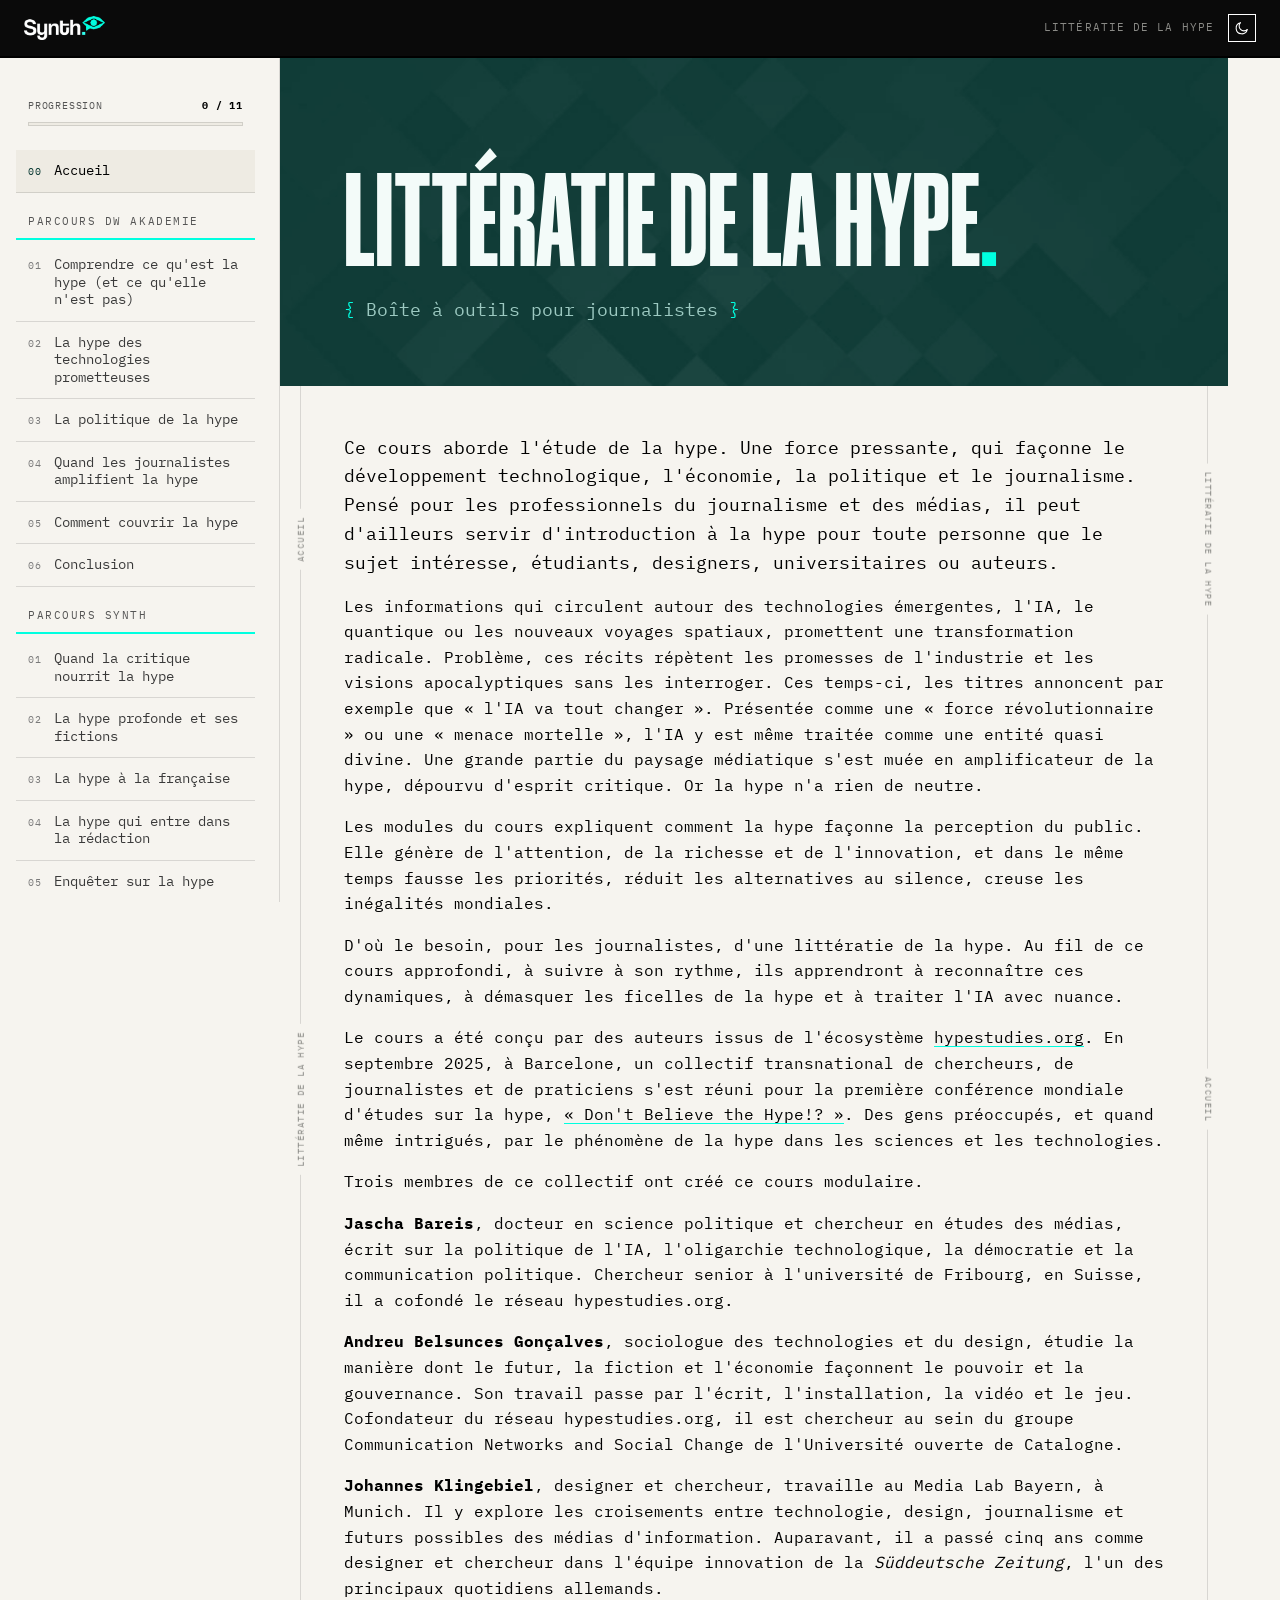
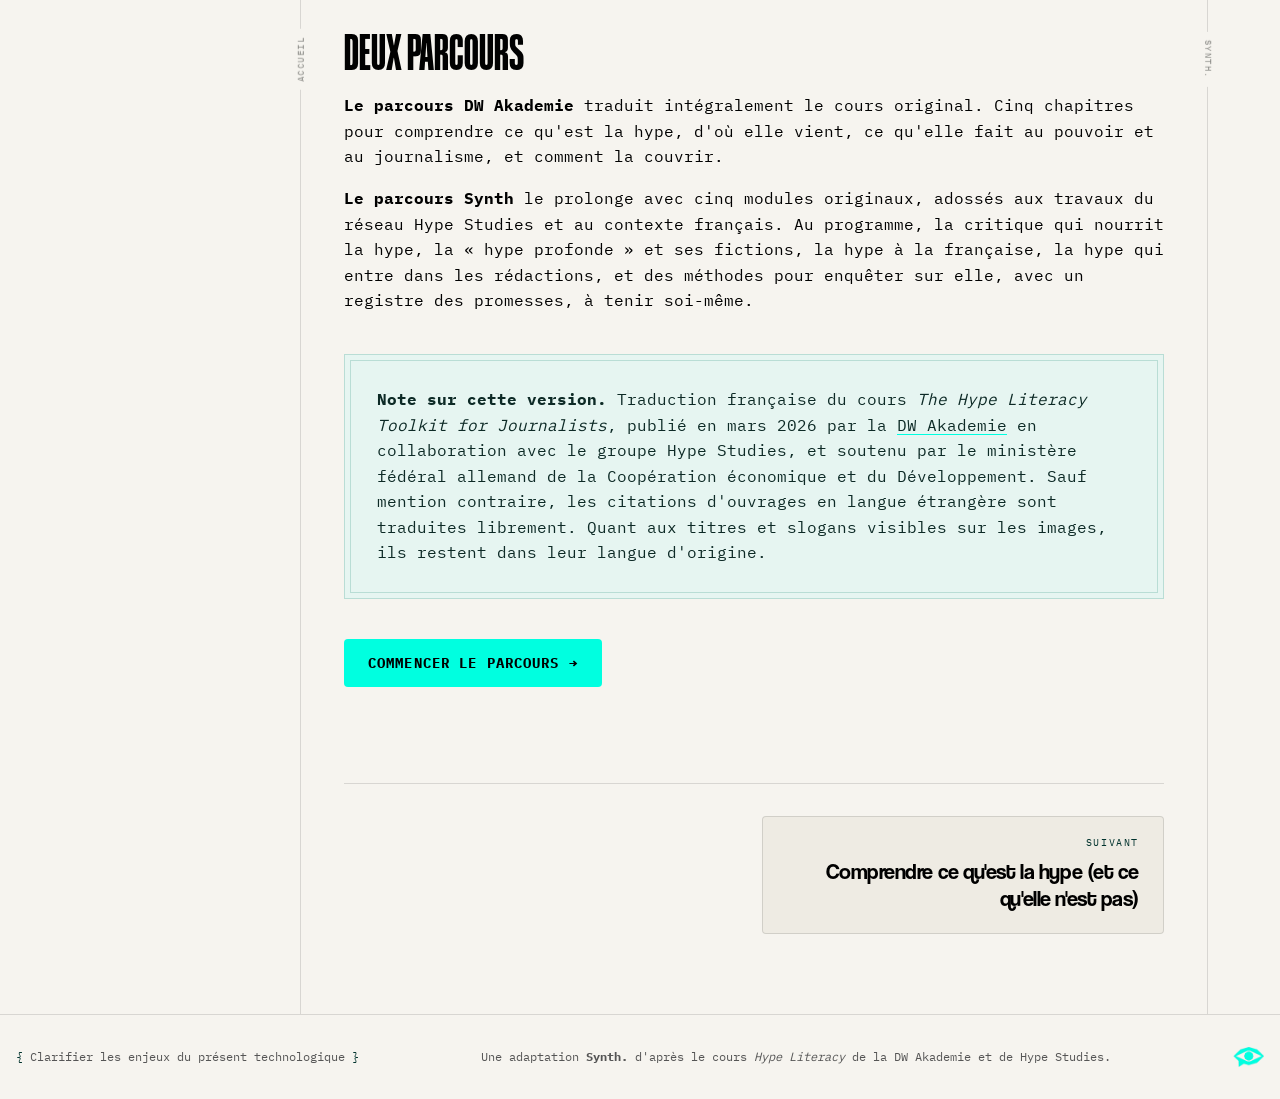
<file: index.html>
<!doctype html>
<html lang="fr">
<head>
  <meta charset="utf-8">
  <meta name="viewport" content="width=device-width, initial-scale=1">
  <title>Littératie de la hype · Synth</title>
  <meta name="description" content="Parcours en français pour couvrir l'intelligence artificielle sans amplifier la hype. Adaptation Synth du cours Hype Literacy de la DW Akademie.">
  <meta name="theme-color" content="#000000">
  <link rel="icon" href="assets/mark-eye-cyan.png" type="image/png">
  <script>
    /* Thème appliqué avant l'affichage, pour éviter un flash (clé partagée par les long formats Synth) */
    try { var t = localStorage.getItem('synth-theme'); if (t === 'light' || t === 'dark') document.documentElement.setAttribute('data-theme', t); } catch (e) {}
  </script>
  <link rel="stylesheet" href="css/synth-header.css">
  <link rel="stylesheet" href="css/style.css">
</head>
<body>
  <a class="skip" href="#contenu">Aller au contenu</a>

  <div class="sh-progress" aria-hidden="true"><div class="sh-progress-fill" id="progressFill"></div></div>

  <header class="sh-site" id="siteHeader">
    <div class="sh-row">
      <div class="sh-left">
        <button class="sh-btn menu-toggle" type="button" aria-controls="sommaire" aria-expanded="false" aria-label="Ouvrir le sommaire">
          <svg width="14" height="14" viewBox="0 0 24 24" fill="none" aria-hidden="true"><path d="M3 6h18M3 12h18M3 18h18" stroke="currentColor" stroke-width="2.2" stroke-linecap="square"/></svg>
        </button>
        <a class="sh-logo" href="https://synthmedia.fr/" target="_blank" rel="noopener">
          <img src="assets/logo-synth-white-cyan.png" alt="Synth." width="81" height="24">
        </a>
      </div>
      <div class="sh-controls">
        <a class="sh-tag" href="#/accueil">Littératie de la hype</a>
        <button class="sh-btn sh-theme show-moon" id="themeToggle" type="button" aria-label="Basculer entre thème clair et sombre">
          <svg class="icon icon-sun" width="16" height="16" viewBox="0 0 24 24" fill="none" aria-hidden="true"><circle cx="12" cy="12" r="4.5" stroke="currentColor" stroke-width="1.6"/><path d="M12 2.5v2.4M12 19.1v2.4M4.2 4.2l1.7 1.7M18.1 18.1l1.7 1.7M2.5 12h2.4M19.1 12h2.4M4.2 19.8l1.7-1.7M18.1 5.9l1.7-1.7" stroke="currentColor" stroke-width="1.6" stroke-linecap="round"/></svg>
          <svg class="icon icon-moon" width="16" height="16" viewBox="0 0 24 24" fill="none" aria-hidden="true"><path d="M20 14.2A8.5 8.5 0 1 1 9.8 4a6.7 6.7 0 0 0 10.2 10.2Z" stroke="currentColor" stroke-width="1.6" stroke-linejoin="round"/></svg>
        </button>
      </div>
    </div>
  </header>

  <div class="layout">
    <nav id="sommaire" class="sidebar" aria-label="Sommaire">
      <div class="course-progress" role="progressbar" aria-label="Progression du parcours" aria-valuemin="0" aria-valuemax="100" aria-valuenow="0">
        <span class="course-progress-label">Progression <b class="course-progress-count">0 / 0</b></span>
        <span class="course-progress-track"><span class="course-progress-bar"></span></span>
      </div>
      <ol class="toc"></ol>
      <button class="reset" type="button">Réinitialiser ma progression</button>
    </nav>

    <main id="contenu" class="content" tabindex="-1">
      <p class="loading">Chargement du parcours…</p>
    </main>
  </div>

  <footer class="footer">
    <p class="footer-tagline">Clarifier les enjeux du présent technologique</p>
    <p>Une adaptation <strong>Synth.</strong> d'après le cours <em>Hype Literacy</em> de la DW Akademie et de Hype Studies.</p>
    <img class="footer-mark" src="assets/mark-eye-cyan.png" alt="" aria-hidden="true">
  </footer>

  <script src="js/vendor/gsap.min.js"></script>
  <script src="js/vendor/Draggable.min.js"></script>
  <script src="js/vendor/ScrollTrigger.min.js"></script>
  <script src="js/synth-header.js"></script>
  <script src="js/markdown.js"></script>
  <script src="js/atelier.js"></script>
  <script src="js/app.js"></script>
</body>
</html>
</file>
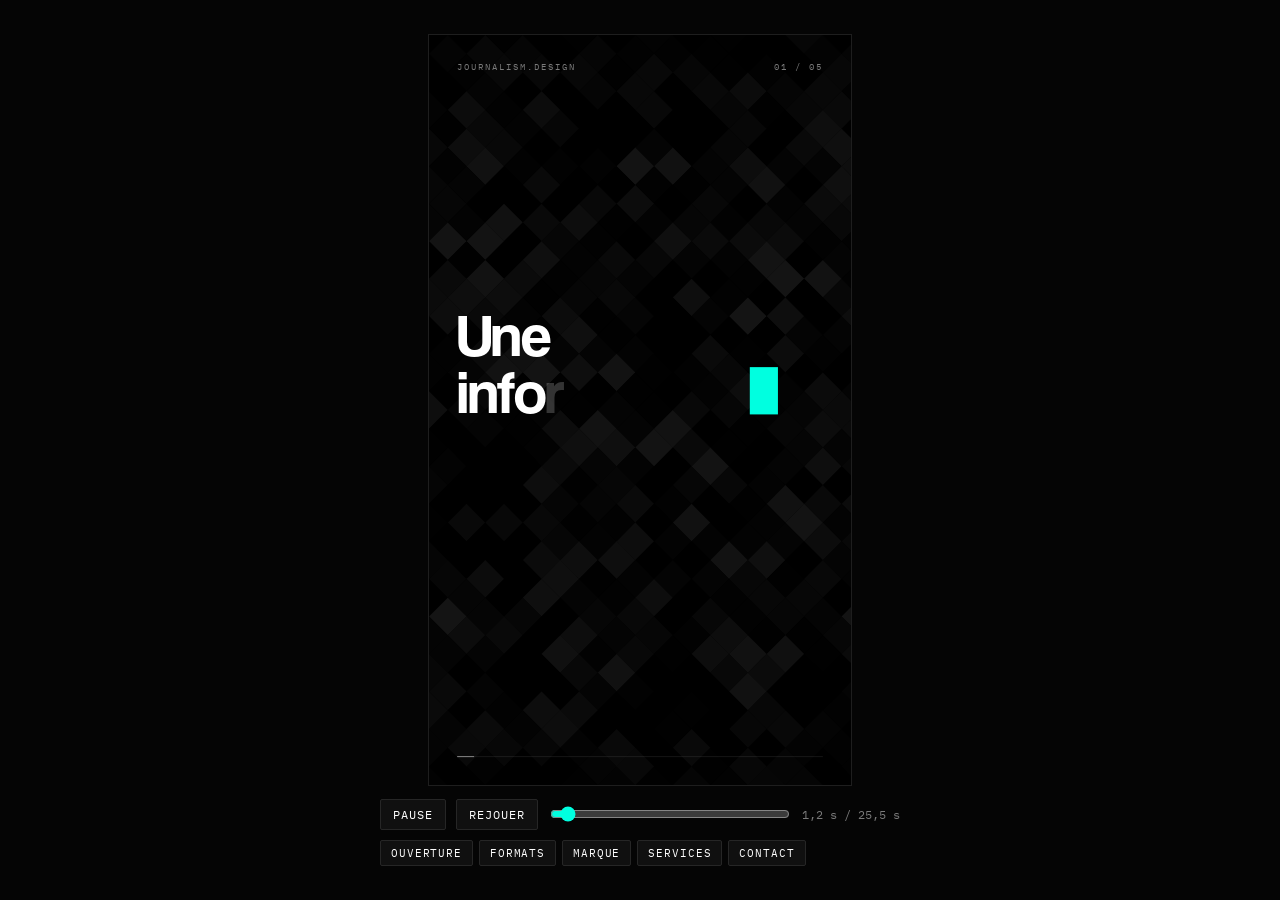
<file: journalism-design-9x16/index.html>
<!doctype html>
<html lang="fr">
<head>
<meta charset="utf-8">
<meta name="viewport" content="width=device-width, initial-scale=1, viewport-fit=cover">
<title>journalism.design en 9:16</title>
<link rel="stylesheet" href="style.css">
</head>
<body>
<div class="viewer">
  <div class="frame" id="frame" role="img" aria-label="Animation de présentation de journalism.design">
    <div class="stage" id="stage"><!-- rempli par main.js à partir de CONTENT --></div>
  </div>

  <div class="controls" aria-label="Contrôles de lecture">
    <div class="controls-row">
      <button type="button" id="play" aria-pressed="true">Pause</button>
      <button type="button" id="restart">Rejouer</button>
      <input type="range" id="scrub" min="0" max="1" step="0.001" value="0" aria-label="Position dans l'animation">
      <span id="time">0,0 s</span>
    </div>
    <div class="chapters" id="chapters"></div>
  </div>
</div>

<script src="https://cdnjs.cloudflare.com/ajax/libs/gsap/3.13.0/gsap.min.js"></script>
<script src="main.js"></script>
</body>
</html>
</file>
<file: css/synth-header.css>
/*
 * Header Synth — modèle « Zéro Clics » (AI Overviews, la fin du clic).
 * Bandeau sombre fixe qui ne suit JAMAIS le thème, logo officiel Synth. (blanc + cyan),
 * étiquette de rubrique, bascule clair/sombre carrée, barre de lecture cyan en haut.
 * Comportement (js/synth-header.js) : fond flouté dès 8 px de défilement,
 * masqué en descendant au-delà de 140 px, réapparaît en remontant.
 *
 * Variables à régler par projet :
 *   --sh-row-w   largeur de la ligne du header = largeur du contenu de la page
 */

:root {
  --sh-mast: #0a0a0a;      /* constante de marque : identique en clair et en sombre */
  --sh-mast-ink: #ffffff;
  --sh-cyan: #00ffe0;
  --sh-tag: #8a8a86;
  --sh-height: 56px;
  --sh-row-w: 700px;
}

/* ---------- barre de lecture ---------- */
.sh-progress {
  position: fixed; top: 0; left: 0; z-index: 60;
  width: 100%; height: 3px;
  background: transparent; pointer-events: none;
}
.sh-progress-fill { height: 100%; width: 0%; background: var(--sh-cyan); }

/* ---------- bandeau ---------- */
header.sh-site {
  position: sticky; top: 0; z-index: 50;
  background: var(--sh-mast);
  border-bottom: 2px solid #000;
  transition: transform .35s ease, background-color .3s ease;
}
header.sh-site.scrolled {
  background: rgba(10, 10, 10, .88);
  backdrop-filter: blur(10px); -webkit-backdrop-filter: blur(10px);
}
header.sh-site.hide { transform: translateY(-100%); }

.sh-row {
  max-width: var(--sh-row-w); margin: 0 auto; padding: 0 24px;
  height: var(--sh-height);
  display: flex; align-items: center; justify-content: space-between; gap: 16px;
}
.sh-left, .sh-controls { display: flex; align-items: center; gap: 14px; min-width: 0; }

/* ---------- logo ---------- */
.sh-logo { display: flex; align-items: center; gap: 7px; text-decoration: none; flex: none; }
.sh-logo img { display: block; height: 24px; width: auto; } /* logo officiel du design system Synth. (version blanc + cyan) */

/* ---------- rubrique ---------- */
.sh-tag {
  font-family: "IBM Plex Mono", ui-monospace, monospace;
  font-size: .68rem; letter-spacing: .1em; text-transform: uppercase;
  color: var(--sh-tag);
  white-space: nowrap; overflow: hidden; text-overflow: ellipsis;
}

/* ---------- boutons carrés (thème, menu) ---------- */
.sh-btn {
  appearance: none; -webkit-appearance: none; margin: 0;
  display: inline-flex; align-items: center; justify-content: center; flex: none;
  width: 28px; height: 28px; padding: 0; border-radius: 0;
  border: 1.5px solid var(--sh-mast-ink);
  background: transparent; color: var(--sh-mast-ink); cursor: pointer;
}
.sh-btn:hover { border-color: var(--sh-cyan); color: var(--sh-cyan); }
.sh-btn:focus-visible { outline: 2px solid var(--sh-cyan); outline-offset: 2px; }
.sh-btn svg { display: block; }
.sh-theme .icon { display: none; }
.sh-theme.show-sun .icon-sun,
.sh-theme.show-moon .icon-moon { display: block; }

@media (max-width: 560px) {
  .sh-row { padding: 0 16px; }
  .sh-tag { max-width: 38vw; }
}
@media (prefers-reduced-motion: reduce) {
  header.sh-site { transition: none; }
}
</file>
<file: css/style.css>
/*
 * Littératie du hype — habillage Synth.
 * Construit sur les jetons du design system « Synth. » (Claude Design), copiés dans css/synth/.
 * Thème : préférence système, ou choix mémorisé (clé « synth-theme ») ; clair via [data-theme="light"].
 */

@import url("synth/fonts.css");
@import url("synth/colors.css");
@import url("synth/typography.css");
@import url("synth/spacing.css");
@import url("synth/effects.css");
@import url("synth/motion.css");

:root {
  --topbar-h: 56px; /* hauteur du header Synth */
  --sidebar-w: 280px;
  color-scheme: dark;
}

/* En clair, le cyan profond (#00C2AB) n'atteint pas 4,5:1 sur blanc pour du petit texte :
   on utilise l'encre cyan pour le texte et on garde le cyan pour les aplats. */
[data-theme="light"] {
  --text-accent: var(--synth-cyan-ink);
  --glass-fill: rgba(255, 255, 255, .8);
  color-scheme: light;
}

/* ---------- Base ---------- */

*, *::before, *::after { box-sizing: border-box; }

html { scroll-padding-top: calc(var(--topbar-h) + var(--space-4)); }

body {
  margin: 0;
  background: var(--surface-page);
  color: var(--text-primary);
  font-family: var(--font-body);
  font-size: var(--text-md);
  line-height: var(--lh-body);
  -webkit-font-smoothing: antialiased;
  overflow-x: hidden;
}

h1, h2, h3, h4 {
  font-family: var(--font-display);
  font-weight: var(--weight-regular);
  letter-spacing: var(--track-display);
  line-height: var(--lh-display-loose);
  text-wrap: balance;
}
h1 { font-size: clamp(var(--display-md), 6vw, var(--display-lg)); margin: 0 0 var(--space-8); }
h2 { font-size: clamp(26px, 3.4vw, var(--display-sm)); margin: var(--space-16) 0 var(--space-4); }
h3 { font-size: var(--text-xl); margin: var(--space-10) 0 var(--space-3); }

p { margin: 0 0 var(--space-4); }

a {
  color: inherit;
  text-decoration: underline;
  text-decoration-color: var(--border-accent);
  text-underline-offset: 3px;
  transition: var(--transition-control);
}
a:hover { color: var(--text-accent); }

strong { font-weight: var(--weight-bold); }
em { font-style: italic; }

code {
  font-family: var(--font-mono);
  font-size: .92em;
  background: var(--surface-card);
  border: var(--border-w) solid var(--border-hairline);
  padding: .05em .35em;
  border-radius: var(--radius-1);
}

blockquote {
  margin: var(--space-12) 0;
  padding: 0;
  font-family: var(--font-display);
  font-size: clamp(22px, 2.6vw, 28px);
  line-height: var(--lh-tight);
  letter-spacing: var(--track-display);
}
blockquote p { margin: 0 0 var(--space-3); }
blockquote p::before { content: "{ "; color: var(--text-accent); font-family: var(--font-mono); }
blockquote p::after { content: " }"; color: var(--text-accent); font-family: var(--font-mono); }

ul, ol { padding-left: var(--space-6); margin: 0 0 var(--space-4); }
li { margin: var(--space-2) 0; }
ul > li::marker { content: "— "; color: var(--text-accent); }
ol > li::marker { color: var(--text-accent); font-weight: var(--weight-bold); }

:focus-visible { outline: none; box-shadow: var(--focus-ring); }

.sr-only, .skip:not(:focus) {
  position: absolute; width: 1px; height: 1px; overflow: hidden; clip: rect(0 0 0 0); white-space: nowrap;
}
.skip:focus {
  position: fixed; top: var(--space-2); left: var(--space-2); z-index: 100;
  background: var(--surface-accent); color: var(--text-on-accent);
  padding: var(--space-2) var(--space-4); text-decoration: none;
}

button { font: inherit; color: inherit; cursor: pointer; }

/* ---------- Header : voir css/synth-header.css (modèle Zéro Clics) ---------- */

:root { --sh-row-w: var(--layout-max); }
.sh-tag { text-decoration: none; }
.sh-tag:hover { color: var(--sh-mast-ink); }
.menu-toggle { display: none; }

/* ---------- Progression du parcours (dans le sommaire) ---------- */

.course-progress { display: block; margin: 0 0 var(--space-6); padding: 0 var(--space-3); }
.course-progress-label {
  display: flex; justify-content: space-between;
  font-size: var(--text-xxs); letter-spacing: var(--track-label); text-transform: uppercase;
  color: var(--text-muted);
}
.course-progress-label b { color: var(--text-primary); font-weight: var(--weight-bold); }
.course-progress-track {
  display: block; height: 4px; margin-top: var(--space-2);
  background: var(--surface-card); border: var(--border-w) solid var(--border-hairline);
}
.course-progress-bar {
  display: block; height: 100%; width: 0;
  background: var(--surface-accent);
  transition: width var(--dur-slow) var(--ease-out);
}

/* ---------- Mise en page ---------- */

.layout {
  display: grid;
  grid-template-columns: var(--sidebar-w) minmax(0, 1fr);
  max-width: var(--layout-max);
  margin: 0 auto;
}

.sidebar {
  position: sticky; top: var(--topbar-h);
  align-self: start;
  height: calc(100vh - var(--topbar-h));
  overflow-y: auto;
  padding: var(--space-10) var(--space-6) var(--space-8) var(--space-4);
  border-right: var(--border-w) solid var(--border-hairline);
}

.toc { list-style: none; margin: 0; padding: 0; counter-reset: toc -1; }
.toc li { margin: 0; counter-increment: toc; }
.toc li::marker { content: none; }
.toc a {
  display: flex; align-items: baseline; gap: var(--space-3);
  padding: var(--space-3) var(--space-3);
  text-decoration: none;
  font-size: var(--text-sm); line-height: var(--lh-tight);
  color: var(--text-secondary);
  border: var(--border-w) solid transparent; border-radius: var(--radius-2);
  transition: var(--transition-control);
}
.toc a::before {
  content: counter(toc, decimal-leading-zero);
  flex: none; font-size: var(--text-xxs); letter-spacing: var(--track-label);
  color: var(--text-faint);
}
.toc a:hover { color: var(--text-primary); background: var(--white-a06); }
[data-theme="light"] .toc a:hover { background: var(--surface-card); }
.toc .is-read a::before { color: var(--text-accent); }
.toc .is-read a::after { content: "✓"; margin-left: auto; color: var(--text-accent); font-size: var(--text-xs); }
.toc .is-current a {
  color: var(--text-primary);
  background: var(--surface-card);
  border-color: var(--border-strong);
}

.reset {
  margin-top: var(--space-8); padding: 0; border: 0; background: none;
  font-size: var(--text-xxs); letter-spacing: var(--track-label); text-transform: uppercase;
  color: var(--text-muted);
}
.reset:hover { color: var(--text-accent); }

.content {
  padding: var(--space-16) clamp(var(--space-4), 5vw, var(--space-16)) var(--space-20);
  max-width: calc(var(--layout-prose) + 2 * var(--space-16) + 160px);
  outline: none;
}
.content:focus-visible { box-shadow: none; }

.loading, .error { color: var(--text-muted); }

/* Surtitre « MODULE 0X » ajouté par le script */
.eyebrow {
  margin: 0 0 var(--space-4);
  font-size: var(--text-xs); letter-spacing: var(--track-eyebrow); text-transform: uppercase;
  color: var(--text-accent);
}

/* ---------- Accueil ---------- */

.hero {
  position: relative;
  margin: calc(var(--space-16) * -1) calc(clamp(var(--space-4), 5vw, var(--space-16)) * -1) var(--space-12);
  padding: var(--space-24) clamp(var(--space-4), 5vw, var(--space-16)) var(--space-16);
  background: var(--texture-diamond) center / cover no-repeat, var(--black);
  color: var(--white);
  border-bottom: var(--border-w) solid var(--border-hairline);
}
.hero::after { content: ""; position: absolute; inset: 0; background: var(--scrim-bottom); opacity: .7; pointer-events: none; }
.hero > * { position: relative; z-index: 1; }
.hero h1 {
  font-size: clamp(var(--display-md), 9vw, var(--display-xl));
  line-height: var(--lh-display);
  letter-spacing: var(--track-display-tight);
  margin: 0 0 var(--space-6);
}
.hero h1::after { content: "."; color: var(--synth-cyan); }
.hero h2 {
  margin: 0;
  font-family: var(--font-mono); font-size: var(--text-lg); letter-spacing: 0; line-height: var(--lh-tight);
  color: var(--gray-200);
}
.hero h2::before { content: "{ "; color: var(--synth-cyan); }
.hero h2::after { content: " }"; color: var(--synth-cyan); }

.module-accueil > p:first-of-type { font-size: var(--text-lg); line-height: var(--lh-body); }

.cta { margin: var(--space-10) 0 0; }
.button {
  display: inline-flex; align-items: center; gap: var(--space-2);
  height: var(--control-h-lg); padding: 0 var(--space-6);
  background: var(--surface-accent); color: var(--text-on-accent);
  font-family: var(--font-mono); font-size: var(--text-sm); font-weight: var(--weight-bold);
  letter-spacing: var(--track-label); text-transform: uppercase;
  border-radius: var(--radius-2); text-decoration: none;
  transition: var(--transition-control), transform var(--dur-instant) var(--ease-out);
}
.button:hover { color: var(--text-on-accent); background: var(--synth-cyan-bright); box-shadow: 0 0 24px rgba(0, 255, 224, .28); }
.button:active { transform: translateY(1px); }

/* ---------- Pagination ---------- */

.pager {
  display: grid; grid-template-columns: 1fr 1fr; gap: var(--space-4);
  margin-top: var(--space-24); padding-top: var(--space-8);
  border-top: var(--border-w) solid var(--border-hairline);
}
.pager a {
  display: block; padding: var(--space-5) var(--space-6);
  background: var(--surface-card);
  border: var(--border-w) solid var(--border-hairline); border-radius: var(--radius-2);
  text-decoration: none;
  font-family: var(--font-display); font-size: var(--text-xl); letter-spacing: var(--track-display); line-height: var(--lh-tight);
  transition: var(--transition-control);
}
.pager a:hover { color: inherit; background: var(--surface-card-hover); border-color: var(--cyan-a40); }
.pager small {
  display: block; margin-bottom: var(--space-2);
  font-family: var(--font-mono); font-size: var(--text-xxs); letter-spacing: var(--track-eyebrow); text-transform: uppercase;
  color: var(--text-accent);
}
.pager-next { text-align: right; grid-column: 2; }

/* ---------- Cartes à retourner ---------- */

.cards {
  display: grid; grid-template-columns: repeat(auto-fill, minmax(220px, 1fr)); gap: var(--space-3);
  margin: var(--space-10) 0;
}
.card {
  position: relative; min-height: 200px;
  padding: 0; border: 0; background: none; text-align: left;
  perspective: 900px;
  border-radius: var(--radius-2);
}
.card-face {
  position: absolute; inset: 0;
  display: flex; flex-direction: column;
  padding: var(--pad-card);
  border: var(--border-w) solid var(--border-hairline); border-radius: var(--radius-2);
  backface-visibility: hidden;
  transition: transform var(--dur-slow) var(--ease-in-out), border-color var(--dur-fast) var(--ease-out);
}
.card-recto {
  background: var(--surface-card);
  font-family: var(--font-display); font-size: 24px; line-height: var(--lh-tight); letter-spacing: var(--track-display);
}
.card:hover .card-recto { border-color: var(--cyan-a40); background: var(--surface-card-hover); }
.card-recto small {
  margin-top: auto; padding-top: var(--space-4);
  font-family: var(--font-mono); font-size: var(--text-xxs); letter-spacing: var(--track-eyebrow); text-transform: uppercase;
  color: var(--text-accent);
}
.card-recto small::after { content: " ↻"; }
.card-verso {
  background: var(--surface-inset);
  border-color: var(--border-accent);
  font-size: var(--text-sm); line-height: var(--lh-body);
  color: var(--text-secondary);
  transform: rotateY(180deg);
  overflow-y: auto;
}
.card[aria-pressed="true"] .card-recto { transform: rotateY(-180deg); }
.card[aria-pressed="true"] .card-verso { transform: rotateY(0); }

/* ---------- Quiz ---------- */

.quiz {
  margin: var(--space-10) 0; padding: var(--pad-card);
  background: var(--surface-card);
  border: var(--border-w) solid var(--border-hairline); border-radius: var(--radius-2);
}
.quiz legend {
  float: left; width: 100%; padding: 0; margin-bottom: var(--space-5);
  font-family: var(--font-display); font-size: 22px; line-height: var(--lh-tight); letter-spacing: var(--track-display);
}
.tag {
  display: block; width: fit-content; margin-bottom: var(--space-3);
  font-family: var(--font-mono); font-size: var(--text-xxs); font-weight: var(--weight-bold);
  letter-spacing: var(--track-label); text-transform: uppercase;
  padding: 3px var(--space-2); border-radius: var(--radius-1);
  background: var(--surface-accent); color: var(--text-on-accent);
}
.answers { clear: both; display: grid; gap: var(--space-2); }
.answer {
  text-align: left; padding: var(--space-3) var(--space-4);
  font-size: var(--text-sm); line-height: var(--lh-tight);
  background: var(--surface-inset); color: var(--text-primary);
  border: var(--border-w) solid var(--border-strong); border-radius: var(--radius-2);
  transition: var(--transition-control), transform var(--dur-instant) var(--ease-out);
}
.answer:hover { border-color: var(--border-accent); }
.answer:active { transform: translateY(1px); }
.answer.is-right { border: var(--border-w-strong) solid var(--state-success); }
.answer.is-right::before { content: "✓ "; color: var(--state-success); font-weight: var(--weight-bold); }
.answer.is-wrong { border: var(--border-w-strong) solid var(--state-danger); }
.answer.is-wrong::before { content: "✕ "; color: var(--state-danger); font-weight: var(--weight-bold); }
.feedback { margin: var(--space-5) 0 var(--space-2); font-size: var(--text-sm); font-weight: var(--weight-bold); }
.feedback.ok { color: var(--state-success); }
.feedback.ko { color: var(--state-danger); }
.explanation { margin: 0; font-size: var(--text-sm); color: var(--text-secondary); }

[data-theme="light"] .feedback.ok,
[data-theme="light"] .answer.is-right::before { color: #157347; }
[data-theme="light"] .answer.is-right { border-color: #157347; }
[data-theme="light"] .feedback.ko,
[data-theme="light"] .answer.is-wrong::before { color: #b42318; }
[data-theme="light"] .answer.is-wrong { border-color: #b42318; }

/* ---------- Hype-o-mètre ---------- */

.hypemetre { display: grid; gap: var(--space-3); margin: var(--space-10) 0; }
.hm-item {
  padding: var(--pad-card);
  background: var(--surface-card);
  border: var(--border-w) solid var(--border-hairline); border-radius: var(--radius-2);
}
.hm-title {
  margin: 0 0 var(--space-5);
  font-family: var(--font-display); font-size: 22px; line-height: var(--lh-tight); letter-spacing: var(--track-display);
}
.hm-scale { display: grid; grid-template-columns: repeat(4, 1fr); gap: var(--space-1); }
.hm-btn {
  display: flex; flex-direction: column; align-items: center; gap: 2px;
  padding: var(--space-2) var(--space-1);
  background: var(--surface-inset);
  border: var(--border-w) solid var(--border-strong); border-radius: var(--radius-2);
  transition: var(--transition-control), transform var(--dur-instant) var(--ease-out);
}
.hm-btn:hover { border-color: var(--border-accent); }
.hm-btn:active { transform: translateY(1px); }
.hm-num { font-family: var(--font-display); font-size: 26px; line-height: 1; }
/* Intensité croissante : la jauge se remplit de cyan, du vide au plein */
.hm-btn:nth-child(2) .hm-num { color: var(--text-secondary); }
.hm-btn:nth-child(3) .hm-num { color: var(--text-accent); opacity: .7; }
.hm-btn:nth-child(4) .hm-num { color: var(--text-accent); }
.hm-label {
  font-size: var(--text-xxs); letter-spacing: var(--track-label); text-transform: uppercase;
  color: var(--text-muted);
}
.hm-btn.is-chosen { border: var(--border-w-strong) solid var(--text-primary); }
.hm-btn.is-expected { background: var(--surface-accent); border-color: var(--surface-accent); }
.hm-btn.is-expected .hm-num,
.hm-btn.is-expected .hm-label { color: var(--text-on-accent); opacity: 1; }
.hm-result {
  margin-top: var(--space-5); padding-top: var(--space-4);
  border-top: var(--border-w) solid var(--border-hairline);
  font-size: var(--text-sm); color: var(--text-secondary);
}
.hm-result p { margin: 0 0 var(--space-1); }
.hm-verdict {
  font-size: var(--text-xs); font-weight: var(--weight-bold);
  letter-spacing: var(--track-label); text-transform: uppercase;
  color: var(--text-accent);
}

/* ---------- Check-list ---------- */

.checklist { list-style: none; padding: 0; margin: var(--space-6) 0; border-top: var(--border-w) solid var(--border-hairline); }
.checklist li { margin: 0; border-bottom: var(--border-w) solid var(--border-hairline); }
.checklist li::marker { content: none; }
.checklist label {
  display: flex; gap: var(--space-4); align-items: flex-start;
  padding: var(--space-4) var(--space-1);
  font-size: var(--text-sm); line-height: var(--lh-body);
  cursor: pointer;
}
.checklist input {
  flex: none; appearance: none; margin: 3px 0 0;
  width: 18px; height: 18px;
  background: var(--surface-inset);
  border: var(--border-w-strong) solid var(--border-strong);
  display: grid; place-content: center; cursor: pointer;
  transition: var(--transition-control);
}
.checklist label:hover input { border-color: var(--gray-500); }
.checklist input::after {
  content: ""; width: 10px; height: 10px; background: var(--black);
  opacity: 0; transition: opacity var(--dur-fast) var(--ease-out);
}
.checklist input:checked { background: var(--surface-accent); border-color: var(--surface-accent); }
.checklist input:checked::after { opacity: 1; }
.checklist input:checked + span { color: var(--text-muted); }

/* ---------- Pied de page ---------- */

.footer {
  display: flex; flex-wrap: wrap; align-items: center; justify-content: space-between; gap: var(--space-4);
  padding: var(--space-8) var(--space-4);
  border-top: var(--border-w) solid var(--border-hairline);
  font-size: var(--text-xs); color: var(--text-muted);
}
.footer p { margin: 0; }
.footer-tagline::before { content: "{ "; color: var(--text-accent); }
.footer-tagline::after { content: " }"; color: var(--text-accent); }
.footer-mark { height: 20px; width: auto; display: block; }

/* ---------- Mobile ---------- */

@media (max-width: 860px) {
  .menu-toggle { display: inline-flex; }
  .layout { grid-template-columns: minmax(0, 1fr); }
  .sidebar {
    position: fixed; z-index: 15; top: var(--topbar-h); left: 0; bottom: 0;
    width: min(85vw, var(--sidebar-w)); height: auto;
    background: var(--surface-raised);
    border-right: var(--border-w) solid var(--border-strong);
    transform: translateX(-100%);
    transition: transform var(--dur-base) var(--ease-out);
    box-shadow: var(--shadow-lift);
  }
  .sidebar.is-open { transform: translateX(0); }
  .content { padding: var(--space-10) var(--space-4) var(--space-16); }
  .hero { margin: calc(var(--space-10) * -1) calc(var(--space-4) * -1) var(--space-10); padding: var(--space-16) var(--space-4) var(--space-10); }
  .pager { grid-template-columns: minmax(0, 1fr); }
  .pager-next { grid-column: 1; }
  .hm-label { font-size: 9px; letter-spacing: 0; }
}

@media (prefers-reduced-motion: reduce) {
  *, *::before, *::after { transition: none !important; animation: none !important; }
}

/* =====================================================================
   Composants du cours (blocs issus de la version DW Akademie)
   ===================================================================== */

/* ---------- Séparateur numéroté ---------- */

.section-num {
  display: flex; align-items: center; gap: var(--space-4);
  margin: var(--space-20) 0 var(--space-6);
}
.section-num::before, .section-num::after {
  content: ""; flex: 1; height: var(--border-w); background: var(--border-hairline);
}
.section-num span {
  font-family: var(--font-mono); font-size: var(--text-xs); font-weight: var(--weight-bold);
  letter-spacing: var(--track-eyebrow);
  color: var(--text-accent);
  padding: var(--space-1) var(--space-3);
  border: var(--border-w) solid var(--cyan-a40); border-radius: var(--radius-1);
}
.section-num + h2 { margin-top: var(--space-6); }

/* ---------- Tableaux ---------- */

.table-wrap {
  margin: var(--space-8) 0;
  overflow-x: auto;
  border: var(--border-w) solid var(--border-hairline); border-radius: var(--radius-2);
}
.table-wrap table { width: 100%; min-width: 560px; border-collapse: collapse; font-size: var(--text-sm); line-height: var(--lh-tight); }
.table-wrap th, .table-wrap td {
  text-align: left; vertical-align: top;
  padding: var(--space-3) var(--space-4);
  border-bottom: var(--border-w) solid var(--border-hairline);
}
.table-wrap thead th {
  font-size: var(--text-xxs); letter-spacing: var(--track-label); text-transform: uppercase;
  color: var(--text-on-accent); background: var(--surface-accent);
}
.table-wrap thead th strong { font-weight: var(--weight-bold); }
.table-wrap .row-group th {
  font-size: var(--text-xs); letter-spacing: var(--track-label); text-transform: uppercase;
  color: var(--text-accent); background: var(--surface-inset);
}
.table-wrap tbody tr:last-child td { border-bottom: 0; }
.table-wrap td:first-child { width: 30%; }
.table-wrap td { color: var(--text-secondary); }
.table-wrap td strong { color: var(--text-primary); }

/* ---------- Encadré ---------- */

.note {
  margin: var(--space-10) 0;
  padding: var(--pad-card);
  background: var(--surface-card);
  border: var(--border-w) solid var(--cyan-a40); border-radius: var(--radius-2);
  font-size: var(--text-md);
}
.note > :last-child { margin-bottom: 0; }

/* ---------- Figures, galerie, carrousel ---------- */

.figure { margin: var(--space-8) 0; }
.figure img {
  display: block; width: 100%; height: auto;
  border: var(--border-w) solid var(--border-hairline); border-radius: var(--radius-2);
  background: var(--surface-inset);
}
.figure-zoom { display: block; }
.figure-zoom:hover img { border-color: var(--cyan-a40); }
.figure figcaption {
  margin-top: var(--space-3);
  font-size: var(--text-xs); line-height: var(--lh-body);
  color: var(--text-muted);
  overflow-wrap: anywhere;
}
.figure figcaption strong { color: var(--text-secondary); }

.gallery {
  display: grid; grid-template-columns: repeat(auto-fill, minmax(200px, 1fr)); gap: var(--space-4);
  margin: var(--space-8) 0;
}
.gallery .figure { margin: 0; }

.carousel { margin: var(--space-8) 0; }
.carousel .figure { margin: 0; }
.carousel-nav {
  display: flex; align-items: center; justify-content: center; gap: var(--space-4);
  margin-top: var(--space-4);
}
.carousel-nav button {
  width: var(--control-h-md); height: var(--control-h-md);
  background: transparent; color: var(--text-primary);
  border: var(--border-w) solid var(--border-strong); border-radius: var(--radius-2);
  transition: var(--transition-control);
}
.carousel-nav button:hover { border-color: var(--border-accent); color: var(--text-accent); }
.carousel-count { font-size: var(--text-xs); letter-spacing: var(--track-label); color: var(--text-muted); min-width: 5ch; text-align: center; }

/* ---------- Vidéo ---------- */

.video { margin: var(--space-8) 0; }
.video-play, .video iframe {
  display: block; width: 100%; aspect-ratio: 16 / 9; border: 0;
  border-radius: var(--radius-2);
}
.video-play {
  display: flex; flex-direction: column; align-items: center; justify-content: center; gap: var(--space-3);
  padding: var(--space-6);
  background: var(--texture-diamond) center / cover, var(--black);
  color: var(--white);
  border: var(--border-w) solid var(--border-hairline);
  text-align: center;
  transition: var(--transition-control);
}
.video-play:hover { border-color: var(--synth-cyan); box-shadow: var(--glow-cyan); }
.video-icon {
  display: grid; place-content: center;
  width: 64px; height: 64px; padding-left: 4px;
  background: var(--synth-cyan); color: var(--black);
  border-radius: var(--radius-2); font-size: 22px;
}
.video-title { font-family: var(--font-display); font-size: 22px; line-height: var(--lh-tight); max-width: 36ch; }
.video-hint { font-size: var(--text-xxs); letter-spacing: var(--track-label); text-transform: uppercase; color: var(--gray-300); }
.video figcaption { margin-top: var(--space-2); font-size: var(--text-xs); color: var(--text-muted); }

/* ---------- Citation ---------- */

.citation {
  display: grid; grid-template-columns: 96px minmax(0, 1fr); gap: var(--space-2) var(--space-6);
  margin: var(--space-12) 0;
  padding: var(--pad-card);
  background: var(--surface-card);
  border: var(--border-w) solid var(--border-hairline); border-radius: var(--radius-2);
}
.citation-portrait {
  grid-row: span 2;
  width: 96px; height: 96px; object-fit: cover;
  border-radius: var(--radius-2);
  filter: grayscale(1);
}
.citation-text { margin: 0; font-size: 20px; }
.citation-text p::before, .citation-text p::after { content: none; }
.citation figcaption {
  font-size: var(--text-xs); letter-spacing: var(--track-label); text-transform: uppercase;
  color: var(--text-accent);
}

/* ---------- Accordéon ---------- */

.accordion { margin: var(--space-8) 0; border-top: var(--border-w) solid var(--border-hairline); }
.accordion details { border-bottom: var(--border-w) solid var(--border-hairline); }
.accordion summary {
  display: flex; align-items: center; justify-content: space-between; gap: var(--space-4);
  padding: var(--space-5) var(--space-1);
  font-family: var(--font-display); font-size: 22px; letter-spacing: var(--track-display);
  cursor: pointer; list-style: none;
}
.accordion summary::-webkit-details-marker { display: none; }
.accordion summary::after {
  content: "+"; flex: none;
  font-family: var(--font-mono); font-size: var(--text-lg); color: var(--text-accent);
  transition: transform var(--dur-fast) var(--ease-out);
}
.accordion details[open] summary::after { transform: rotate(45deg); }
.accordion summary:hover { color: var(--text-accent); }
.accordion-body { padding: 0 var(--space-1) var(--space-6); font-size: var(--text-sm); color: var(--text-secondary); }
.accordion-body strong { color: var(--text-primary); }

/* ---------- Exercice de tri ---------- */

.sorting {
  margin: var(--space-8) 0; padding: var(--pad-card);
  background: var(--surface-card);
  border: var(--border-w) solid var(--border-hairline); border-radius: var(--radius-2);
}
.sorting-help { font-size: var(--text-sm); color: var(--text-secondary); }
.sorting-pool, .sorting-drop { display: flex; flex-wrap: wrap; gap: var(--space-2); }
.sorting-pool { margin-bottom: var(--space-6); min-height: var(--control-h-sm); }
.sorting-item {
  padding: var(--space-2) var(--space-3);
  font-family: var(--font-mono); font-size: var(--text-xs);
  background: var(--surface-inset); color: var(--text-primary);
  border: var(--border-w) solid var(--border-strong); border-radius: var(--radius-2);
  transition: var(--transition-control);
}
.sorting-item:hover:not(:disabled) { border-color: var(--border-accent); }
.sorting-item[aria-pressed="true"] { background: var(--surface-accent); color: var(--text-on-accent); border-color: var(--surface-accent); }
.sorting-item.is-sorted { opacity: 1; cursor: default; border-color: var(--cyan-a40); color: var(--text-secondary); }
.sorting-item.is-wrong { animation: sorting-shake .3s var(--ease-out); border-color: var(--state-danger); }
@keyframes sorting-shake { 25% { transform: translateX(-4px); } 75% { transform: translateX(4px); } }
.sorting-piles { display: grid; grid-template-columns: repeat(auto-fit, minmax(180px, 1fr)); gap: var(--space-3); }
.sorting-pile {
  display: flex; flex-direction: column; gap: var(--space-3);
  padding: var(--space-3);
  background: var(--surface-inset);
  border: var(--border-w) dashed var(--border-strong); border-radius: var(--radius-2);
}
.sorting-target {
  padding: var(--space-3);
  font-family: var(--font-mono); font-size: var(--text-xs); font-weight: var(--weight-bold);
  letter-spacing: var(--track-label); text-transform: uppercase;
  background: transparent; color: var(--text-primary);
  border: var(--border-w) solid var(--border-strong); border-radius: var(--radius-2);
  transition: var(--transition-control);
}
.sorting-target:hover { border-color: var(--border-accent); color: var(--text-accent); }
.sorting-feedback { min-height: 1.6em; margin: var(--space-4) 0 var(--space-2); font-size: var(--text-sm); font-weight: var(--weight-bold); }
.sorting-feedback.ok { color: var(--state-success); }
.sorting-feedback.ko { color: var(--state-danger); }
.sorting-reset {
  padding: 0; border: 0; background: none;
  font-size: var(--text-xxs); letter-spacing: var(--track-label); text-transform: uppercase;
  color: var(--text-muted); text-decoration: underline;
}
[data-theme="light"] .sorting-feedback.ok { color: #157347; }
[data-theme="light"] .sorting-feedback.ko { color: #b42318; }

/* ---------- Image annotée ---------- */

.labeled { margin: var(--space-8) 0; }
.labeled-stage { position: relative; }
.labeled-stage img {
  display: block; width: 100%; height: auto;
  border: var(--border-w) solid var(--border-hairline); border-radius: var(--radius-2);
}
.labeled-pin {
  position: absolute; transform: translate(-50%, -50%);
  width: 34px; height: 34px;
  font-family: var(--font-mono); font-size: var(--text-sm); font-weight: var(--weight-bold);
  background: var(--synth-cyan); color: var(--black);
  border: 2px solid var(--black); border-radius: var(--radius-2);
  box-shadow: 0 0 0 4px var(--cyan-a24);
  transition: var(--transition-control), transform var(--dur-instant) var(--ease-out);
}
.labeled-pin:hover { background: var(--synth-cyan-bright); box-shadow: var(--glow-cyan-strong); }
.labeled-pin.is-seen { background: var(--black); color: var(--synth-cyan); border-color: var(--synth-cyan); }
.labeled-pin[aria-pressed="true"] { background: var(--white); color: var(--black); border-color: var(--synth-cyan); }
.labeled-panels {
  margin-top: var(--space-4); padding: var(--pad-card);
  background: var(--surface-card);
  border: var(--border-w) solid var(--border-hairline); border-radius: var(--radius-2);
  font-size: var(--text-sm); color: var(--text-secondary);
}
.labeled-panel p, .labeled-empty { margin: 0 0 var(--space-2); }
.labeled-num { font-size: var(--text-xxs); letter-spacing: var(--track-eyebrow); text-transform: uppercase; color: var(--text-accent); }
.labeled-title { font-family: var(--font-display); font-size: 22px; line-height: var(--lh-tight); color: var(--text-primary); }

@media (max-width: 860px) {
  .citation { grid-template-columns: minmax(0, 1fr); }
  .citation-portrait { grid-row: auto; width: 64px; height: 64px; }
  .labeled-pin { width: 26px; height: 26px; font-size: var(--text-xs); }
}

/* Longues URL des références et légendes : coupure autorisée */
.content p, .content li { overflow-wrap: anywhere; }

/* =====================================================================
   Quiz en conversation
   ===================================================================== */

.chat {
  margin: var(--space-8) 0 var(--space-12);
  background: var(--surface-inset);
  border: var(--border-w) solid var(--border-strong); border-radius: var(--radius-2);
  overflow: hidden;
}
.chat-head {
  display: flex; align-items: center; gap: var(--space-3);
  padding: var(--space-3) var(--space-4);
  background: #0a0a0a; color: #fff;        /* même bandeau que le header Synth */
  border-bottom: 2px solid #000;
}
.chat-avatar {
  display: grid; place-content: center; flex: none;
  width: 32px; height: 32px;
  border: 1.5px solid var(--synth-cyan);
}
.chat-name {
  display: flex; flex-direction: column; line-height: 1.2;
  font-family: var(--font-display); font-weight: var(--weight-regular); font-size: 17px; letter-spacing: var(--track-display);
}
.chat-name small {
  font-family: var(--font-mono); font-weight: 400; font-size: var(--text-xxs);
  letter-spacing: var(--track-label); text-transform: uppercase; color: #8a8a86;
}
.chat-score {
  margin-left: auto;
  font-family: var(--font-mono); font-size: var(--text-xs); font-weight: var(--weight-bold);
  color: var(--synth-cyan); letter-spacing: var(--track-label);
}

.chat-log {
  display: flex; flex-direction: column; gap: var(--space-3);
  min-height: 220px; max-height: 520px; overflow-y: auto;
  padding: var(--space-5) var(--space-4);
  scroll-behavior: smooth;
}
.chat-row { display: flex; flex-direction: column; max-width: 86%; animation: chat-in var(--dur-base) var(--ease-out); }
.chat-bot { align-self: flex-start; align-items: flex-start; }
.chat-me { align-self: flex-end; align-items: flex-end; }
@keyframes chat-in { from { opacity: 0; transform: translateY(6px); } to { opacity: 1; transform: none; } }

.chat-step {
  margin: 0 0 var(--space-1);
  font-size: var(--text-xxs); letter-spacing: var(--track-eyebrow); text-transform: uppercase;
  color: var(--text-accent);
}
.chat-bubble {
  padding: var(--space-3) var(--space-4);
  font-size: var(--text-sm); line-height: var(--lh-body);
  border: var(--border-w) solid var(--border-strong);
}
.chat-bot .chat-bubble {
  background: var(--surface-card); color: var(--text-primary);
  border-radius: 0 var(--radius-2) var(--radius-2) var(--radius-2);
}
.chat-me .chat-bubble {
  background: var(--surface-accent); color: var(--text-on-accent); border-color: var(--surface-accent);
  border-radius: var(--radius-2) 0 var(--radius-2) var(--radius-2);
}
.chat-bubble.is-typing::after {
  content: ""; display: inline-block; width: .55em; height: 1.05em; margin-left: 2px;
  vertical-align: text-bottom; background: var(--text-accent);
  animation: chat-caret .8s steps(1) infinite;
}
@keyframes chat-caret { 50% { opacity: 0; } }

/* Indicateur « en train d'écrire » : petite bulle, trois points */
.chat-typing { display: inline-flex; align-items: center; gap: 5px; padding: var(--space-3) var(--space-4); }
.chat-typing i {
  width: 7px; height: 7px; border-radius: 50%;
  background: currentColor; opacity: .35;
  animation: chat-dot 1.1s var(--ease-in-out) infinite;
}
.chat-typing i:nth-child(2) { animation-delay: .15s; }
.chat-typing i:nth-child(3) { animation-delay: .3s; }
.chat-bot .chat-typing { color: var(--text-secondary); }
.chat-me .chat-typing { color: var(--text-on-accent); }
@keyframes chat-dot { 0%, 60%, 100% { opacity: .3; transform: translateY(0); } 30% { opacity: 1; transform: translateY(-3px); } }

.chat-verdict.is-right { color: var(--state-success); }
.chat-verdict.is-wrong { color: var(--state-danger); }
[data-theme="light"] .chat-verdict.is-right { color: #157347; }
[data-theme="light"] .chat-verdict.is-wrong { color: #b42318; }

.chat-replies {
  display: flex; flex-direction: column; align-items: flex-end; gap: var(--space-2);
  padding: 0 var(--space-4) var(--space-4);
}

.chat-chip {
  max-width: 86%; text-align: left;
  padding: var(--space-2) var(--space-4);
  font-family: var(--font-mono); font-size: var(--text-sm); line-height: var(--lh-tight);
  background: transparent; color: var(--text-primary);
  border: 1.5px solid var(--border-accent); border-radius: var(--radius-2);
  animation: chat-in var(--dur-base) var(--ease-out) both;
  transition: var(--transition-control), transform var(--dur-instant) var(--ease-out);
}
.chat-chip:nth-child(2) { animation-delay: 80ms; }
.chat-chip:nth-child(3) { animation-delay: 160ms; }
.chat-chip:hover { background: var(--surface-accent-soft); }
.chat-chip:active { transform: translateY(1px); }
.chat-chip.is-primary {
  background: var(--surface-accent); color: var(--text-on-accent);
  font-size: var(--text-xs); font-weight: var(--weight-bold);
  letter-spacing: var(--track-label); text-transform: uppercase;
}

@media (max-width: 560px) {
  .chat-row, .chat-chip { max-width: 94%; }
  .chat-log { max-height: 440px; }
}
/* En clair, le cyan pur n'offre pas 3:1 sur fond clair : contours en encre cyan */
[data-theme="light"] .chat-chip:not(.is-primary) { border-color: var(--synth-cyan-ink); }
[data-theme="light"] .chat-chip.is-primary { border-color: var(--synth-cyan-ink); }

/* ---------- Direction artistique de la messagerie ----------
   Panneau clair dans les deux thèmes : fond #fcfcfc, bulles de question blanches,
   réponses du lecteur en cyan Synth. */
.chat {
  --chat-bg: #fcfcfc;
  --chat-bubble: #ffffff;
  --chat-ink: #000000;
  --chat-muted: #555555;
  --chat-line: #e0e0e0;
  --chat-accent-ink: #00332d;   /* encre cyan de la charte, lisible sur fond clair */
  background: var(--chat-bg);
  border-color: var(--chat-line);
  color: var(--chat-ink);
  color-scheme: light;
}
.chat-log { background: var(--chat-bg); }
.chat-step { color: var(--chat-accent-ink); }
.chat-bot .chat-bubble {
  background: var(--chat-bubble); color: var(--chat-ink);
  border-color: var(--chat-line);
  box-shadow: 0 1px 2px rgba(0, 0, 0, .06);
}
.chat-bot .chat-bubble a { color: var(--chat-accent-ink); }
.chat-bubble.is-typing::after { background: var(--chat-accent-ink); }
.chat-bot .chat-typing { color: var(--chat-muted); }
.chat-me .chat-bubble { background: var(--synth-cyan); border-color: var(--synth-cyan); color: #000; }
.chat-me .chat-typing { color: #000; }
.chat .chat-verdict.is-right { color: #157347; }
.chat .chat-verdict.is-wrong { color: #b42318; }
.chat-replies { background: var(--chat-bg); }
.chat .chat-chip { color: var(--chat-ink); border-color: var(--chat-accent-ink); background: var(--chat-bubble); }
.chat .chat-chip:hover { background: rgba(0, 255, 224, .12); }
.chat .chat-chip.is-primary { background: var(--synth-cyan); border-color: var(--synth-cyan); color: #000; }
.chat-avatar { border-color: var(--synth-cyan); }
.chat-avatar img { display: block; }

/* ---------- Mise en page messagerie : avatars, heure, accusé de lecture ---------- */
.chat-head { min-height: 56px; }
.chat-name { font-size: 18px; }
.chat-system {
  align-self: center; margin: 0 0 var(--space-2);
  font-size: var(--text-xxs); letter-spacing: var(--track-label); text-transform: uppercase;
  color: var(--chat-muted);
}
.chat-row {
  flex-direction: row; align-items: flex-end; gap: var(--space-2);
  max-width: 88%;
}
.chat-me { flex-direction: row-reverse; }
.chat-col { display: flex; flex-direction: column; min-width: 0; }
.chat-bot .chat-col { align-items: flex-start; }
.chat-me .chat-col { align-items: flex-end; }

.chat-avatar {
  flex: none; width: 32px; height: 32px;
  display: grid; place-content: center; overflow: hidden;
  border: 0;
}
.chat-avatar-bot { background: #000; }                 /* signature Synth. : œil cyan sur noir */
.chat-avatar-me img { width: 32px; height: 32px; display: block; object-fit: cover; }

.chat-bubble { display: flex; flex-direction: column; gap: 2px; }
.chat-meta {
  align-self: flex-end;
  font-size: 10px; line-height: 1; letter-spacing: .02em;
  color: var(--chat-muted);
}
.chat-me .chat-meta { color: rgba(0, 0, 0, .6); }
.chat-ticks { color: #00332d; margin-left: 3px; vertical-align: -1px; }
.chat-typing { flex-direction: row; }
.chat-bubble.is-typing::after { content: none; }
.chat-text.is-typing::after {
  content: ""; display: inline-block; width: .55em; height: 1.05em; margin-left: 2px;
  vertical-align: text-bottom; background: var(--chat-accent-ink);
  animation: chat-caret .8s steps(1) infinite;
}
/* Réponses proposées : alignées sur la colonne des bulles du lecteur (avatar de 32 px + espace) */
.chat-replies { padding-right: calc(var(--space-4) + 32px + var(--space-2)); }

@media (max-width: 560px) {
  .chat-row { max-width: 96%; }
  .chat-avatar, .chat-avatar-me img { width: 28px; height: 28px; }
  .chat-replies { padding-right: calc(var(--space-4) + 28px + var(--space-2)); }
}

/* =====================================================================
   Quiz : hauteur constante, quel que soit le nombre de messages ou de réponses
   ===================================================================== */
.chat { display: flex; flex-direction: column; height: 640px; }
.chat-head { flex: none; }
.chat-log { flex: 1 1 auto; min-height: 0; max-height: none; }
.chat-replies {
  flex: none; height: 176px; overflow-y: auto;
  justify-content: flex-end;
  border-top: 1px solid var(--chat-line);
  padding-top: var(--space-3);
}
@media (max-width: 560px) {
  .chat { height: 600px; }
  .chat-replies { height: 210px; }
}

/* =====================================================================
   Sommaire : couleur du résultat de quiz
   ===================================================================== */
.toc a { align-items: baseline; }
.toc-title { flex: 1; }
.toc-quiz {
  flex: none; align-self: center;
  font-size: var(--text-xxs); font-weight: var(--weight-bold); letter-spacing: var(--track-label);
  padding: 1px 6px; border-radius: var(--radius-1);
}
.toc .is-read a::after { content: none; }
.toc li.quiz-ok a, .toc li.quiz-mid a, .toc li.quiz-low a { box-shadow: inset 3px 0 0 var(--toc-quiz); }
.toc li.quiz-ok  { --toc-quiz: #00ffe0; --toc-quiz-ink: #000; }   /* vert Synth : sans faute */
.toc li.quiz-mid { --toc-quiz: #ffb300; --toc-quiz-ink: #000; }   /* jaune : au moins la moitié */
.toc li.quiz-low { --toc-quiz: #8e1b1b; --toc-quiz-ink: #fff; }   /* rouge foncé : moins de la moitié */
.toc li[class*="quiz-"] a::before { color: var(--toc-quiz); }
.toc li[class*="quiz-"] .toc-title { color: var(--text-primary); }
.toc li[class*="quiz-"] .toc-quiz { background: var(--toc-quiz); color: var(--toc-quiz-ink); }
[data-theme="light"] .toc li.quiz-ok a::before { color: var(--synth-cyan-ink); }

/* =====================================================================
   Cartouche « Vue d'ensemble »
   ===================================================================== */
.overview {
  position: relative;
  display: grid; grid-template-columns: 150px minmax(0, 1fr);
  margin: var(--space-6) 0 var(--space-12);
  background: #0a0a0a; color: #f2f2f2;      /* toujours sombre, comme le header */
  border: 2px solid #000;
  box-shadow: 8px 8px 0 -2px var(--synth-cyan);
  overflow: hidden;
}
.overview::before {
  content: ""; position: absolute; inset: 0;
  background: var(--texture-diamond) center / 480px auto;
  opacity: .35; pointer-events: none;
}
.overview > * { position: relative; }
.overview-side {
  display: flex; flex-direction: column; justify-content: space-between; gap: var(--space-6);
  padding: var(--space-6) var(--space-5);
  border-right: 1px solid rgba(255, 255, 255, .12);
}
.overview-label {
  font-family: var(--font-mono); font-size: var(--text-xxs); font-weight: var(--weight-bold);
  letter-spacing: var(--track-eyebrow); text-transform: uppercase; color: var(--synth-cyan);
}
.overview-num {
  font-family: var(--font-display); font-size: 96px; line-height: .8; letter-spacing: var(--track-display-tight);
  color: transparent; -webkit-text-stroke: 1.5px var(--synth-cyan);
}
.overview-main { padding: var(--space-6) var(--space-8) var(--space-8) var(--space-6); font-size: var(--text-md); }
.overview-main p { color: #d9d9d9; }
.overview-lead {
  margin: var(--space-6) 0 var(--space-3);
  font-size: var(--text-xs); letter-spacing: var(--track-label); text-transform: uppercase;
  color: #8a8a86 !important;
}
.overview-goals { list-style: none; margin: 0; padding: 0; display: grid; gap: var(--space-2); }
.overview-goals li {
  display: grid; grid-template-columns: 36px minmax(0, 1fr); gap: var(--space-3); align-items: baseline;
  margin: 0; padding: var(--space-3) var(--space-4);
  background: rgba(255, 255, 255, .04); border: 1px solid rgba(255, 255, 255, .1);
  font-size: var(--text-sm); line-height: var(--lh-tight); color: #fff;
}
.overview-goals li::marker { content: none; }
.overview-goal-n { font-family: var(--font-mono); font-weight: var(--weight-bold); color: var(--synth-cyan); font-size: var(--text-xs); }
@media (max-width: 640px) {
  .overview { grid-template-columns: minmax(0, 1fr); }
  .overview-side { flex-direction: row; align-items: flex-end; border-right: 0; border-bottom: 1px solid rgba(255, 255, 255, .12); padding-bottom: var(--space-4); }
  .overview-num { font-size: 64px; }
  .overview-main { padding: var(--space-5); }
}

/* =====================================================================
   Paquet de cartes des pièges rhétoriques
   ===================================================================== */
.deck {
  margin: var(--space-8) 0 var(--space-12);
  padding: var(--space-6);
  background: radial-gradient(120% 90% at 50% 0%, #11302b 0%, #0a0a0a 60%);   /* tapis de jeu */
  border: 2px solid #000;
  color: #f2f2f2;
}
.deck-table { display: grid; grid-template-columns: 220px minmax(0, 1fr); gap: var(--space-6); align-items: center; }
.deck-stack { position: relative; width: 200px; height: 270px; margin: 0 auto; perspective: 1000px; }
.dcard-back, .dcard { position: absolute; inset: 0; border-radius: 10px; }
.dcard-back {
  display: grid; place-content: center;
  background: #000; border: 2px solid var(--synth-cyan);
  box-shadow: 0 6px 18px rgba(0, 0, 0, .5);
  background-image: repeating-linear-gradient(45deg, rgba(0, 255, 224, .07) 0 8px, transparent 8px 16px);
}
.dcard { cursor: grab; z-index: 5; touch-action: none; }
.dcard:active { cursor: grabbing; }
.dcard-inner { position: relative; width: 100%; height: 100%; transform-style: preserve-3d; }
.dcard-face {
  position: absolute; inset: 0; border-radius: 10px;
  backface-visibility: hidden; -webkit-backface-visibility: hidden;
  display: flex; flex-direction: column; justify-content: center; gap: var(--space-3);
  padding: var(--space-5);
  box-shadow: 0 14px 30px rgba(0, 0, 0, .55);
}
.dcard-front { background: #fcfcfc; color: #000; border: 2px solid #000; }
.dcard-backface {
  transform: rotateY(180deg); align-items: center;
  background: #000; border: 2px solid var(--synth-cyan);
  background-image: repeating-linear-gradient(45deg, rgba(0, 255, 224, .07) 0 8px, transparent 8px 16px);
}
.dcard-kicker { font-family: var(--font-mono); font-size: var(--text-xxs); letter-spacing: var(--track-eyebrow); text-transform: uppercase; color: #00332d; }
.dcard-text { font-family: var(--font-display); font-size: 26px; line-height: 1.08; letter-spacing: var(--track-display); }
.deck-help p { margin: 0 0 var(--space-3); }
.deck-count { font-family: var(--font-display); font-size: 30px; line-height: 1; color: #fff; }
.deck-hint { font-size: var(--text-sm); color: #a3a3a3; }
.deck-feedback { min-height: 3.2em; font-size: var(--text-sm); font-weight: var(--weight-bold); color: #fff; }
.deck-feedback.ok { color: var(--synth-cyan); }
.deck-feedback.ko { color: #ff8a7f; }

.deck-piles { display: grid; grid-template-columns: repeat(4, minmax(0, 1fr)); gap: var(--space-3); margin-top: var(--space-6); perspective: 800px; }
.pile {
  display: flex; flex-direction: column; gap: var(--space-2); align-items: stretch; text-align: left;
  min-height: 170px; padding: var(--space-4) var(--space-3);
  background: rgba(255, 255, 255, .03);
  border: 2px dashed rgba(0, 255, 224, .45); border-radius: 10px;
  color: #fff; transition: var(--transition-control);
}
.pile:hover:not(:disabled), .pile.is-target { border-style: solid; border-color: var(--synth-cyan); background: rgba(0, 255, 224, .1); }
.pile.is-wrong { border-color: #ff4d3d; background: rgba(255, 77, 61, .14); }
.pile.is-done { border-style: solid; border-color: var(--synth-cyan); background: rgba(0, 255, 224, .14); cursor: pointer; }
.pile:disabled { opacity: 1; }
.pile-name { font-family: var(--font-display); font-size: 18px; line-height: 1.1; }
.pile-count { font-family: var(--font-mono); font-size: var(--text-xxs); letter-spacing: var(--track-label); color: var(--synth-cyan); }
.pile-cards { display: flex; flex-wrap: wrap; gap: 4px; }
.pile-chip {
  font-family: var(--font-mono); font-size: 10px; line-height: 1.3;
  padding: 2px 6px; background: #fcfcfc; color: #000; border-radius: 3px;
}
.pile.is-done .pile-count::after { content: " · parade révélée ↓"; }

.deck-parades { display: grid; grid-template-columns: repeat(2, minmax(0, 1fr)); gap: var(--space-3); margin-top: var(--space-8); }
.parade { background: #fcfcfc; color: #000; border: 2px solid #000; padding: var(--space-5); }
.parade-head h4 { margin: var(--space-1) 0 var(--space-2); font-family: var(--font-display); font-weight: var(--weight-regular); font-size: 22px; line-height: 1.1; color: #000; }
.parade-kicker { font-family: var(--font-mono); font-size: var(--text-xxs); letter-spacing: var(--track-eyebrow); text-transform: uppercase; color: #00332d; }
.parade-lock { display: none; font-size: var(--text-xs); color: #555; }
.parade-body { overflow: hidden; font-size: var(--text-sm); color: #222; }
.parade-body p { color: #222; }
.parade.is-locked { background: rgba(255, 255, 255, .04); border: 2px dashed rgba(255, 255, 255, .2); color: #fff; }
.parade.is-locked h4 { color: #fff; }
.parade.is-locked .parade-kicker { color: var(--synth-cyan); }
.parade.is-locked .parade-lock { display: block; color: #a3a3a3; }
.parade.is-locked .parade-body { display: none; }
.deck-reset {
  margin-top: var(--space-5); padding: 0; border: 0; background: none;
  font-size: var(--text-xxs); letter-spacing: var(--track-label); text-transform: uppercase;
  color: #a3a3a3; text-decoration: underline;
}
.deck-reset:hover { color: var(--synth-cyan); }
@media (max-width: 860px) {
  .deck { padding: var(--space-4); }
  .deck-table { grid-template-columns: minmax(0, 1fr); }
  .deck-stack { width: 180px; height: 240px; }
  .deck-help { text-align: center; }
  .deck-piles { grid-template-columns: repeat(2, minmax(0, 1fr)); }
  .deck-parades { grid-template-columns: minmax(0, 1fr); }
}

/* =====================================================================
   Questions à se poser + carnet
   ===================================================================== */
.qset { margin: var(--space-5) 0 var(--space-8); }
.qset-title {
  margin: 0 0 var(--space-3);
  font-size: var(--text-xxs); font-weight: var(--weight-bold); letter-spacing: var(--track-eyebrow); text-transform: uppercase;
  color: var(--text-accent);
}
.parade .qset-title { color: #00332d; }
.qset-list { list-style: none; margin: 0; padding: 0; display: grid; gap: var(--space-2); }
.qset-list li::marker { content: none; }
.qcard {
  display: grid; grid-template-columns: minmax(0, 1fr) auto; gap: var(--space-4); align-items: center;
  margin: 0; padding: var(--space-3) var(--space-3) var(--space-3) var(--space-4);
  background: var(--surface-card); border: 1px solid var(--border-strong);
  border-left: 4px solid var(--border-strong);
  font-size: var(--text-sm); line-height: var(--lh-tight);
  transition: var(--transition-control);
}
.qcard.is-saved { border-left-color: var(--synth-cyan); }
.parade .qcard { background: #fff; border-color: #e0e0e0; color: #000; }
.parade .qcard.is-saved { border-left-color: #00c2ab; }
.qcard-add {
  flex: none; white-space: nowrap;
  padding: var(--space-2) var(--space-3);
  font-family: var(--font-mono); font-size: var(--text-xxs); font-weight: var(--weight-bold);
  letter-spacing: var(--track-label); text-transform: uppercase;
  background: transparent; color: var(--text-primary);
  border: 1.5px solid var(--border-accent); border-radius: var(--radius-2);
}
.qcard-add::before { content: "+ "; }
.qcard-add[aria-pressed="true"] { background: var(--surface-accent); color: #000; }
.qcard-add[aria-pressed="true"]::before { content: "✓ "; }
.parade .qcard-add { color: #000; border-color: #00332d; }
.parade .qcard-add[aria-pressed="true"] { background: var(--synth-cyan); border-color: var(--synth-cyan); }
[data-theme="light"] .qcard-add { border-color: var(--synth-cyan-ink); }

.qcard-ghost {
  position: fixed; z-index: 90; pointer-events: none;
  padding: var(--space-3) var(--space-4);
  background: var(--synth-cyan); color: #000;
  font-size: var(--text-sm); border-radius: var(--radius-2);
  transform-origin: center;
}

.carnet-fab {
  position: fixed; right: 20px; bottom: 20px; z-index: 70;
  display: inline-flex; align-items: center; gap: var(--space-2);
  height: 46px; padding: 0 var(--space-4);
  background: #0a0a0a; color: #fff;
  border: 2px solid #000; border-radius: 0;
  box-shadow: 4px 4px 0 -1px var(--synth-cyan);
  font-family: var(--font-mono); font-size: var(--text-xs); font-weight: var(--weight-bold);
  letter-spacing: var(--track-label); text-transform: uppercase;
}
.carnet-fab:hover { color: var(--synth-cyan); }
.carnet-fab-count {
  min-width: 22px; height: 22px; padding: 0 6px; display: grid; place-content: center;
  background: #333; color: #fff; border-radius: 11px; font-size: 11px;
}
.carnet-fab.has-items .carnet-fab-count { background: var(--synth-cyan); color: #000; }
.carnet-panel {
  position: fixed; top: 0; right: 0; bottom: 0; z-index: 80;
  width: min(440px, 100vw);
  display: flex; flex-direction: column;
  background: #fcfcfc; color: #000;
  border-left: 2px solid #000;
  box-shadow: -12px 0 40px rgba(0, 0, 0, .35);
}
.carnet-head {
  display: flex; justify-content: space-between; align-items: flex-start; gap: var(--space-4);
  padding: var(--space-5); background: #0a0a0a; color: #fff;
}
.carnet-head h2 { margin: var(--space-1) 0 0; font-size: 24px; color: #fff; }
.carnet-kicker { font-size: var(--text-xxs); letter-spacing: var(--track-eyebrow); text-transform: uppercase; color: var(--synth-cyan); }
.carnet-close { width: 32px; height: 32px; border: 1.5px solid #fff; background: none; color: #fff; font-size: 20px; line-height: 1; }
.carnet-body { flex: 1; overflow-y: auto; padding: var(--space-5); }
.carnet-empty { color: #555; font-size: var(--text-sm); }
.carnet-group h3 { margin: 0 0 var(--space-2); font-size: var(--text-xs); font-family: var(--font-mono); letter-spacing: var(--track-label); text-transform: uppercase; color: #00332d; }
.carnet-group ul { list-style: none; padding: 0; margin: 0 0 var(--space-5); }
.carnet-group li {
  display: grid; grid-template-columns: 18px minmax(0, 1fr) auto; gap: var(--space-2); align-items: start;
  margin: 0; padding: var(--space-2) 0; border-bottom: 1px solid #e0e0e0; font-size: var(--text-sm); line-height: var(--lh-tight);
}
.carnet-group li::marker { content: none; }
.carnet-group li::before { content: "☐"; color: #00332d; }
.carnet-remove { border: 0; background: none; color: #777; font-size: 16px; line-height: 1; padding: 0 4px; }
.carnet-remove:hover { color: #b42318; }
.carnet-actions { display: flex; gap: var(--space-2); padding: var(--space-4) var(--space-5); border-top: 1px solid #e0e0e0; }
.carnet-actions button {
  flex: 1; height: var(--control-h-md);
  font-family: var(--font-mono); font-size: var(--text-xxs); font-weight: var(--weight-bold); letter-spacing: var(--track-label); text-transform: uppercase;
  background: #fff; color: #000; border: 1.5px solid #000;
}
.carnet-actions .carnet-copy { background: var(--synth-cyan); border-color: var(--synth-cyan); }
.carnet-status { margin: 0; padding: 0 var(--space-5) var(--space-4); font-size: var(--text-xs); color: #157347; }
@media (max-width: 560px) {
  .carnet-fab { right: 12px; bottom: 12px; }
  .carnet-fab-label { display: none; }
  .qcard { grid-template-columns: minmax(0, 1fr); }
  .qcard-add { justify-self: start; }
}

/* Impression du carnet seul */
@media print {
  body.print-carnet > *:not(.carnet-panel) { display: none !important; }
  body.print-carnet .carnet-panel { position: static; width: auto; box-shadow: none; border: 0; transform: none !important; }
  body.print-carnet .carnet-actions, body.print-carnet .carnet-close, body.print-carnet .carnet-remove { display: none; }
}
.carnet-panel[hidden], .carnet-fab[hidden] { display: none; }
.parade .qcard { grid-template-columns: minmax(0, 1fr); gap: var(--space-2); }
.parade .qcard-add { justify-self: start; }
.deck.is-finished .deck-hint { display: none; }
@media (max-width: 860px) {
  .sidebar { box-shadow: none; }
  .sidebar.is-open { box-shadow: var(--shadow-lift); }
  .dcard-text { font-size: 21px; }
}

/* =====================================================================
   Direction artistique « affiche » (d'après Unifiers of Japan, adaptée à Synth.)
   Titres géants condensés en capitales, rails de marge, doubles filets,
   lignes de chronologie. Le rouge de la référence devient le noir Synth,
   le cyan reste le seul pointeur.
   ===================================================================== */

:root {
  --font-poster: "Coolvetica Compressed", "Coolvetica Crammed", "Coolvetica", "Helvetica Neue", sans-serif;
  --frame-line: rgba(0, 255, 224, .38);
  --rail-line: rgba(255, 255, 255, .12);
  --rail-ink: #7a7a7a;
}
[data-theme="light"] {
  --frame-line: rgba(0, 51, 45, .45);
  --rail-line: rgba(0, 0, 0, .12);
  --rail-ink: #8a8a86;
}

/* ---------- Titres ---------- */
.module > h2, .accordion summary, .ch-title, .sn-num, .deck-count, .parade-head h4 {
  font-family: var(--font-poster); font-weight: 800;
}
.module > h2 {
  font-size: clamp(34px, 4.4vw, 54px); line-height: .96; letter-spacing: 0;
  text-transform: uppercase;
  margin-top: var(--space-6);
}
.module > h3 { font-size: 22px; }

/* ---------- Ouverture de chapitre ---------- */
.ch-hero {
  position: relative;
  margin: calc(var(--space-16) * -1) calc(clamp(var(--space-4), 5vw, var(--space-16)) * -1) var(--space-12);
  padding: var(--space-16) clamp(var(--space-4), 5vw, var(--space-16)) 0;
  background: var(--texture-diamond) center / cover no-repeat, #0a0a0a;
  color: #fff;
  border-bottom: 2px solid #000;
  overflow: hidden;
}
.ch-kicker {
  display: flex; justify-content: space-between; gap: var(--space-4);
  margin: 0 0 var(--space-6);
  font-size: var(--text-xs); font-weight: var(--weight-bold); letter-spacing: var(--track-eyebrow); text-transform: uppercase;
  color: var(--synth-cyan);
}
.ch-title {
  margin: 0 0 var(--space-10);
  font-size: clamp(56px, 9.5vw, 132px); line-height: .86; letter-spacing: -.005em;
  text-transform: uppercase; text-wrap: balance;
  color: #fff;
}
.mw { display: inline-block; overflow: hidden; vertical-align: top; padding-bottom: .04em; }
.mw > span { display: inline-block; }
.ch-facts {
  display: grid; grid-template-columns: repeat(auto-fit, minmax(140px, 1fr));
  margin: 0 calc(clamp(var(--space-4), 5vw, var(--space-16)) * -1);
  border-top: 1px solid rgba(255, 255, 255, .16);
  background: rgba(0, 0, 0, .55);
}
.ch-facts > div {
  padding: var(--space-4) var(--space-5); text-align: center;
  border-right: 1px solid rgba(255, 255, 255, .16);
}
.ch-facts > div:last-child { border-right: 0; }
.ch-facts dt { font-size: var(--text-xxs); letter-spacing: var(--track-eyebrow); text-transform: uppercase; color: #8a8a86; }
.ch-facts dd { margin: var(--space-1) 0 0; font-size: var(--text-sm); font-weight: var(--weight-bold); text-transform: uppercase; color: #fff; }

/* ---------- Parties : petit label + numéro géant qui monte ---------- */
.section-num {
  display: grid; justify-items: center; gap: 0;
  margin: var(--space-20) 0 var(--space-4);
}
.section-num::before, .section-num::after { content: none; }
.section-num .sn-label {
  padding: 0; border: 0;
  font-size: var(--text-xs); font-weight: var(--weight-bold); letter-spacing: var(--track-eyebrow);
  color: var(--text-accent);
}
.sn-num {
  display: block; overflow: hidden;
  font-size: clamp(110px, 16vw, 200px); line-height: .78;
  color: transparent; -webkit-text-stroke: 1.5px var(--text-primary);
  border-bottom: 1px solid var(--frame-line);
  width: 100%; text-align: center;
}
.sn-num > span { display: inline-block; }
.section-num + h2 { text-align: center; margin-top: var(--space-6); }

/* ---------- Rails de marge ---------- */
.content { position: relative; }
.page-rail { display: none; }
@media (min-width: 1100px) {
  .page-rail {
    display: block; position: absolute; top: 0; bottom: 0; width: 1px;
    background: var(--rail-line); pointer-events: none;
  }
  .page-rail-left { left: 20px; }
  .page-rail-right { right: 20px; }
  .page-rail span {
    position: absolute; left: 50%;
    transform: translateX(-50%) rotate(-90deg); transform-origin: center;
    padding: 6px 8px; white-space: nowrap;
    background: var(--surface-page);
    font-size: 9px; letter-spacing: var(--track-eyebrow); text-transform: uppercase;
    color: var(--rail-ink);
  }
  .page-rail-right span { transform: translateX(-50%) rotate(90deg); }
}

/* ---------- Doubles filets ---------- */
.note, .citation, .table-wrap, .hm-item, .sorting, .labeled-panels {
  border: 1px solid var(--frame-line);
  outline: 1px solid var(--frame-line); outline-offset: -7px;
  border-radius: 0;
}
.note, .citation { padding: calc(var(--pad-card) + 8px); }
.table-wrap { outline: none; }
.figure img { border-color: var(--frame-line); }

/* ---------- Lignes de chronologie : accordéons et sommaire ---------- */
.accordion { border-top: 2px solid var(--text-primary); }
.accordion details { border-bottom: 1px solid var(--frame-line); }
.accordion summary { font-size: clamp(22px, 2.6vw, 30px); text-transform: uppercase; letter-spacing: 0; padding: var(--space-4) var(--space-1); }
.accordion summary::after { font-size: 26px; font-weight: 400; color: var(--text-accent); }
.toc a { border-radius: 0; border-left: 0; border-right: 0; border-top: 0; border-bottom: 1px solid var(--rail-line); }
.toc .is-current a { border-color: var(--rail-line); }

/* ---------- Cartes du paquet : tarot à double filet ---------- */
.dcard-front { outline: 1px solid #000; outline-offset: -9px; border-radius: 10px; }
.dcard-backface, .dcard-back { outline: 1px solid rgba(0, 255, 224, .5); outline-offset: -9px; }
.dcard-text { font-family: var(--font-poster); font-weight: 800; font-size: 34px; line-height: .92; text-transform: uppercase; }
.deck-count { font-size: 44px; text-transform: uppercase; letter-spacing: 0; }
.pile-name { font-family: var(--font-poster); font-weight: 800; font-size: 24px; line-height: .95; text-transform: uppercase; }
.parade-head h4 { font-size: 30px; line-height: .95; text-transform: uppercase; letter-spacing: 0; }
.parade { outline: 1px solid rgba(0, 0, 0, .35); outline-offset: -7px; }
.parade.is-locked { outline-color: rgba(255, 255, 255, .15); }

/* ---------- Quiz et cartouche : titres en capitales condensées ---------- */
.chat-name { font-family: var(--font-poster); font-weight: 800; font-size: 24px; text-transform: uppercase; letter-spacing: 0; }
.overview-num { font-family: var(--font-poster); font-weight: 800; font-size: 130px; }
.module-accueil .hero h1 { font-family: var(--font-poster); font-weight: 800; text-transform: uppercase; font-size: clamp(64px, 11vw, 150px); line-height: .86; letter-spacing: 0; }

@media (max-width: 860px) {
  .ch-hero { margin: calc(var(--space-10) * -1) calc(var(--space-4) * -1) var(--space-10); padding: var(--space-10) var(--space-4) 0; }
  .ch-facts { margin: 0 calc(var(--space-4) * -1); grid-template-columns: repeat(2, minmax(0, 1fr)); }
  .ch-facts > div:nth-child(2n) { border-right: 0; }
  .ch-facts > div { border-bottom: 1px solid rgba(255, 255, 255, .16); }
  .dcard-text { font-size: 28px; }
}
.section-num .sn-num {
  padding: 0; border: 0; border-bottom: 1px solid var(--frame-line); border-radius: 0;
  font-size: clamp(110px, 16vw, 200px); font-weight: 800; letter-spacing: 0;
  color: transparent;
}
.section-num .sn-num > span { padding: 0; border: 0; font-size: inherit; letter-spacing: 0; color: inherit; }
.section-num .sn-num, .section-num .sn-num > span { font-family: var(--font-poster); }

/* =====================================================================
   Palette « sarcelle » : remplace les aplats noirs des encarts et ouvertures.
   Tirée de l'encre cyan de la charte (#00332D) ; le cyan #00FFE0 reste l'accent.
   Le bandeau du site (header Synth) garde son noir, constante de marque.
   ===================================================================== */
:root {
  --field: #0f3b36;          /* grands aplats : ouvertures, bandeaux, tapis */
  --field-deep: #0a2c28;
  --field-ink: #f3fbf9;
  --field-muted: #9cc9c1;
  --field-line: rgba(156, 201, 193, .28);
  --encart: #e6f5f1;         /* encarts clairs (vue d'ensemble, notes) */
  --encart-ink: #0d2a26;
  --encart-muted: #3d6660;
  --encart-line: #b9ddd5;
  --paper: #f6f4ef;          /* papier chaud du thème clair */
}
[data-theme="light"] {
  --surface-page: var(--paper);
  --surface-raised: #fbfaf7;
  --surface-card: #eeebe3;
  --surface-card-hover: #e6e2d8;
  --surface-inset: #f1eee7;
}
:root:not([data-theme="light"]) {
  --surface-page: #0b1312;
  --surface-raised: #0f1918;
  --surface-card: #13201e;
  --surface-card-hover: #182826;
  --surface-inset: #0d1716;
  --encart: #12302c;
  --encart-ink: #e9f6f3;
  --encart-muted: #9cc9c1;
  --encart-line: #1f4a44;
}
body { background: var(--surface-page); }

/* Motif diamant fondu dans la sarcelle */
.ch-hero, .module-accueil .hero {
  background: var(--texture-diamond) center / cover no-repeat, var(--field);
  background-blend-mode: soft-light;
  color: var(--field-ink);
  border-bottom: 0;
}
.ch-title, .module-accueil .hero h1 { color: var(--field-ink); }
.ch-facts { background: var(--field-deep); border-top-color: var(--field-line); }
.ch-facts > div { border-color: var(--field-line); }
.ch-facts dt { color: var(--field-muted); }
.module-accueil .hero h2 { color: var(--field-muted); }

/* Vue d'ensemble : encart clair, numéro en sarcelle */
.overview {
  background: var(--encart); color: var(--encart-ink);
  border: 1px solid var(--encart-line);
  outline: 1px solid var(--encart-line); outline-offset: -8px;
  box-shadow: none;
}
.overview::before { content: none; }
.overview-side { border-right-color: var(--encart-line); }
.overview-label { color: var(--encart-muted); }
.overview-num { -webkit-text-stroke: 1.5px var(--encart-ink); }
.overview-main p { color: var(--encart-ink); }
.overview-lead { color: var(--encart-muted) !important; }
.overview-goals li { background: rgba(255, 255, 255, .55); border-color: var(--encart-line); color: var(--encart-ink); }
.overview-goal-n { color: var(--encart-muted); }
:root:not([data-theme="light"]) .overview-goals li { background: rgba(255, 255, 255, .04); }
:root:not([data-theme="light"]) .overview-num { -webkit-text-stroke-color: var(--synth-cyan); }
:root:not([data-theme="light"]) .overview-goal-n { color: var(--synth-cyan); }

/* Notes et citations : même famille d'encarts */
.note, .citation { background: var(--encart); color: var(--encart-ink); border-color: var(--encart-line); outline-color: var(--encart-line); }
.note p, .citation p, .citation-text { color: var(--encart-ink); }
.citation figcaption { color: var(--encart-muted); }

/* Bandeau du quiz, tiroir du carnet, vidéos */
.chat-head, .carnet-head { background: var(--field); border-bottom-color: var(--field-deep); color: var(--field-ink); }
.chat-name small, .carnet-kicker { color: var(--field-muted); }
.chat-avatar-bot { background: var(--field); }
.video-play { background: var(--texture-diamond) center / cover, var(--field); background-blend-mode: soft-light; border-color: var(--field-line); }
.video-hint { color: var(--field-muted); }

/* Tapis de jeu du paquet de cartes */
.deck {
  background: radial-gradient(120% 90% at 50% 0%, #1b5a52 0%, var(--field) 55%, var(--field-deep) 100%);
  border-color: var(--field-deep);
}
.dcard-back, .dcard-backface { background-color: var(--field-deep); }
.deck-hint { color: var(--field-muted); }
.pile { background: rgba(255, 255, 255, .05); border-color: rgba(0, 255, 224, .4); }
.parade.is-locked { background: rgba(255, 255, 255, .05); border-color: var(--field-line); outline-color: transparent; }
.parade { background: var(--paper); }
/* Le motif diamant (gris sombre) éclaircit légèrement la sarcelle au lieu de l'assombrir */
.ch-hero, .module-accueil .hero, .video-play { background: var(--field); background-blend-mode: normal; }
.ch-hero::before, .module-accueil .hero::before, .video-play::before {
  content: ""; position: absolute; inset: 0; pointer-events: none;
  background: var(--texture-diamond) center / cover no-repeat;
  mix-blend-mode: screen; opacity: .55;
}
.module-accueil .hero::after { content: none; }
.video-play { position: relative; }
.video-play > * , .ch-hero > * { position: relative; }

/* =================================================================
   Sommaire : rubriques (Parcours DW Akademie, Parcours Synth, Annexes)
   Chaque rubrique recommence sa numérotation.
   ================================================================= */
.toc li.toc-group {
  counter-increment: none; counter-set: toc 0;
  margin: var(--space-5) 0 var(--space-1);
  padding: 0 var(--space-3) var(--space-2);
  font-family: var(--font-mono, "IBM Plex Mono", monospace);
  font-size: 11px; letter-spacing: .14em; text-transform: uppercase;
  color: var(--text-muted, #8a8a8a);
  border-bottom: 2px solid var(--synth-cyan, #00ffe0);
}
.toc li.toc-group:first-child { margin-top: 0; }

/* =================================================================
   Registre des promesses (Parcours Synth, module 5)
   ================================================================= */
.registre {
  margin: var(--space-6) 0; background: var(--paper); color: #0a0a0a;
  border: 2px solid var(--field); outline: 1px solid var(--field); outline-offset: 4px;
}
.registre-head { display: flex; flex-wrap: wrap; align-items: baseline; gap: var(--space-2) var(--space-4); padding: var(--space-4) var(--space-5); background: var(--field); color: var(--field-ink, #fff); }
.registre-kicker { font: 600 11px/1 "IBM Plex Mono", monospace; letter-spacing: .14em; text-transform: uppercase; color: var(--field-muted); }
.registre-head h3 { flex: 1 1 auto; margin: 0; font-size: 26px; color: #fff; }
.registre-count { font: 12px/1 "IBM Plex Mono", monospace; color: var(--synth-cyan, #00ffe0); }
.registre-form { display: grid; grid-template-columns: repeat(4, minmax(0, 1fr)); gap: var(--space-3); padding: var(--space-5); border-bottom: 1px solid rgba(0, 0, 0, .12); }
.registre-form label { display: flex; flex-direction: column; gap: 4px; font: 11px/1.2 "IBM Plex Mono", monospace; letter-spacing: .06em; text-transform: uppercase; color: #3a4a47; }
.registre-form .rg-wide { grid-column: 1 / -1; }
.registre-form input, .registre-form textarea, .rg-statut select {
  font-family: inherit; font-size: 15px; line-height: 1.4; text-transform: none; letter-spacing: 0;
  padding: 8px 10px; border: 1px solid rgba(0, 0, 0, .25); border-radius: 0; background: #fff; color: #0a0a0a;
}
.registre-form textarea { resize: vertical; font-size: 16px; }
.registre-form input:focus, .registre-form textarea:focus, .rg-statut select:focus { outline: 2px solid var(--field); outline-offset: 1px; }
.registre-add { grid-column: 1 / -1; justify-self: start; }
.registre-add, .registre-actions button {
  font: 600 13px/1 "IBM Plex Mono", monospace; padding: 11px 16px; cursor: pointer;
  border: 2px solid var(--field); background: var(--field); color: #fff;
}
.registre-add:hover { background: var(--synth-cyan, #00ffe0); border-color: var(--synth-cyan, #00ffe0); color: #000; }
.registre-list { list-style: none; margin: 0; padding: 0; }
.registre-empty { padding: var(--space-5); color: #4a5a57; font-style: italic; }
.rg-item { display: flex; gap: var(--space-4); align-items: flex-start; justify-content: space-between; padding: var(--space-4) var(--space-5); border-bottom: 1px solid rgba(0, 0, 0, .1); border-left: 4px solid transparent; }
.rg-item.is-due { border-left-color: #8e1b1b; background: #fbeeee; }
.rg-item[data-statut="Tenue"] { border-left-color: #0f8f7f; }
.rg-item[data-statut="Non tenue"], .rg-item[data-statut="Abandonnée"] { border-left-color: #ffb300; }
.rg-main { min-width: 0; }
.rg-flag { display: inline-block; margin-bottom: 6px; padding: 3px 7px; background: #8e1b1b; color: #fff; font: 600 11px/1 "IBM Plex Mono", monospace; letter-spacing: .08em; text-transform: uppercase; }
.rg-promesse { margin: 0 0 4px; font-size: 17px; line-height: 1.4; color: #0a0a0a; }
.rg-meta { margin: 0; font: 12px/1.5 "IBM Plex Mono", monospace; color: #4a5a57; }
.rg-meta a { color: var(--field); }
.rg-side { display: flex; align-items: center; gap: var(--space-2); flex: none; }
.rg-statut select { font-size: 13px; padding: 6px 8px; }
.rg-remove { width: 32px; height: 32px; border: 1px solid rgba(0, 0, 0, .2); background: transparent; color: #0a0a0a; font-size: 18px; cursor: pointer; }
.rg-remove:hover { background: #8e1b1b; color: #fff; border-color: #8e1b1b; }
.registre-actions { display: flex; gap: var(--space-2); padding: var(--space-4) var(--space-5) 0; }
.registre-actions .registre-clear { background: transparent; color: var(--field); }
.registre-status { min-height: 1.4em; margin: 0; padding: var(--space-2) var(--space-5) var(--space-4); font: 12px/1.4 "IBM Plex Mono", monospace; color: #4a5a57; }
@media (max-width: 720px) {
  .registre-form { grid-template-columns: minmax(0, 1fr) minmax(0, 1fr); padding: var(--space-4); }
  .registre-form label:nth-of-type(2), .registre-form label:nth-of-type(5) { grid-column: 1 / -1; }
  .rg-item { flex-direction: column; padding: var(--space-4); }
}
</file>
<file: journalism-design-9x16/style.css>
/*
 * journalism.design — animation de présentation 9:16
 * Direction artistique : design system « Synth. » (Claude Design).
 * Fond noir et motif de losanges, Coolvetica pour les titres, IBM Plex Mono pour le reste,
 * un seul accent cyan par écran, accolades, angles droits, mouvements brefs et mécaniques.
 * La scène est dessinée en 1080 × 1920 px puis mise à l'échelle de la fenêtre.
 */

@font-face { font-family: "Coolvetica"; src: url("assets/fonts/coolvetica-rg.otf") format("opentype"); font-weight: 400; font-display: block; }
@font-face { font-family: "IBM Plex Mono"; src: url("assets/fonts/IBMPlexMono-Regular.woff") format("woff"); font-weight: 400; font-display: block; }
@font-face { font-family: "IBM Plex Mono"; src: url("assets/fonts/IBMPlexMono-Bold.ttf") format("truetype"); font-weight: 700; font-display: block; }

/* Jetons repris de Synth. (tokens/colors.css, typography.css, effects.css) */
:root {
  --synth-cyan: #00ffe0;
  --black: #000000;
  --gray-1000: #050505;
  --gray-950: #0a0a0a;
  --gray-900: #101010;
  --gray-850: #141414;
  --gray-800: #1c1c1c;
  --gray-700: #262626;
  --gray-600: #3a3a3a;
  --gray-500: #555555;
  --gray-400: #7a7a7a;
  --gray-300: #a3a3a3;
  --white: #ffffff;
  --white-a10: rgba(255, 255, 255, .10);
  --white-a60: rgba(255, 255, 255, .60);

  --font-display: "Coolvetica", "Helvetica Neue", Helvetica, Arial, sans-serif;
  --font-mono: "IBM Plex Mono", ui-monospace, SFMono-Regular, Menlo, monospace;
  --track-display: -0.02em;
  --track-label: 0.08em;
  --track-eyebrow: 0.16em;

  color-scheme: dark;
}

*, *::before, *::after { box-sizing: border-box; }

html, body { height: 100%; }

body {
  margin: 0;
  background: var(--gray-1000);
  color: var(--white);
  font-family: var(--font-mono);
  -webkit-font-smoothing: antialiased;
}

/* ---------- Lecteur ---------- */

.viewer {
  min-height: 100%;
  display: flex;
  flex-direction: column;
  align-items: center;
  justify-content: center;
  gap: 14px;
  padding-inline: 16px;
  padding-block: 16px;
}

.frame {
  position: relative;
  width: min(100%, calc((100dvh - 150px) * 9 / 16));
  min-width: 200px;
  aspect-ratio: 9 / 16;
  overflow: hidden;
  background: var(--black);
  box-shadow: 0 0 0 1px var(--white-a10);
}

.controls {
  width: min(100%, 520px);
  display: grid;
  gap: 10px;
  font-size: 12px;
}

.controls-row { display: flex; align-items: center; gap: 10px; }

.controls button {
  font: inherit;
  text-transform: uppercase;
  letter-spacing: var(--track-label);
  color: var(--white);
  background: var(--gray-900);
  border: 1px solid var(--gray-700);
  border-radius: 2px;
  padding: 7px 12px;
  cursor: pointer;
  white-space: nowrap;
  transition: border-color 140ms, color 140ms;
}
.controls button:hover { border-color: var(--synth-cyan); color: var(--synth-cyan); }
.controls button:active { transform: translateY(1px); }
.controls button:focus-visible,
.controls input:focus-visible { outline: none; box-shadow: 0 0 0 2px var(--black), 0 0 0 4px var(--synth-cyan); }

#scrub { flex: 1; min-width: 0; accent-color: var(--synth-cyan); }

#time { font-variant-numeric: tabular-nums; color: var(--gray-400); min-width: 4.5em; text-align: right; }

.chapters { display: flex; flex-wrap: wrap; gap: 6px; }
.chapters button { padding: 5px 10px; font-size: 11px; }

/* Mode export (#export ou ?export) : la scène seule, plein cadre, pour la capture vidéo. */
.is-export .viewer { padding: 0; }
.is-export .controls { display: none; }
.is-export .frame { width: 100vw; height: 100vh; box-shadow: none; aspect-ratio: auto; }

/* ---------- Scène 1080 × 1920 ---------- */

.stage {
  position: absolute;
  top: 0;
  left: 0;
  width: 1080px;
  height: 1920px;
  transform-origin: 0 0;
  overflow: hidden;
  background: var(--black);
  color: var(--white);
  font-family: var(--font-mono);
}

.scene { position: absolute; inset: 0; }
.ch { display: inline-block; white-space: pre; }
.w { display: inline-block; }

/* Motif de losanges (texture de la bannière Synth.) : carrés à 45°, valeurs de 0 à 20 */
.diamonds { position: absolute; inset: 0; }
.diamond {
  position: absolute;
  width: 68px;   /* diagonale ≈ 96 px */
  height: 68px;
  transform: rotate(45deg);
}

/* Bandeau haut et filet de progression */
.topbar {
  position: absolute;
  top: 64px;
  left: 72px;
  right: 72px;
  display: flex;
  justify-content: space-between;
  font-size: 24px;
  letter-spacing: var(--track-eyebrow);
  text-transform: uppercase;
  color: var(--gray-400);
}
.topbar .count { font-variant-numeric: tabular-nums; }
.progress {
  position: absolute;
  left: 72px;
  right: 72px;
  bottom: 72px;
  height: 2px;
  background: var(--white-a10);
}
.progress span { position: absolute; inset: 0; background: var(--white-a60); transform-origin: 0 50%; transform: scaleX(0); }

.caret {
  display: inline-block;
  width: .46em;
  height: .78em;
  margin-left: .08em;
  vertical-align: -.02em;
  background: var(--synth-cyan);
  animation: blink 1.05s steps(1) infinite;
}
@keyframes blink { 50% { opacity: 0; } }

/* Scène 1 — accroche */
#s1 { padding: 0 72px; display: flex; flex-direction: column; justify-content: center; gap: 40px; }
#s1 .l1 { font-family: var(--font-display); font-size: 156px; line-height: .94; letter-spacing: var(--track-display); }
#s1 .l2 { font-family: var(--font-display); font-size: 96px; line-height: 1.06; letter-spacing: var(--track-display); color: var(--gray-300); text-wrap: balance; }

/* Scène 2 — les formats, imprimés comme un journal de terminal */
#s2 .log {
  position: absolute;
  top: 240px;
  left: 72px;
  right: 72px;
  margin: 0;
  padding: 0;
  list-style: none;
  font-size: 42px;
  line-height: 1.6;
}
#s2 .log li { display: flex; gap: 28px; }
#s2 .log .p { color: var(--gray-500); font-variant-numeric: tabular-nums; }
#s2 .question {
  position: absolute;
  left: 72px;
  right: 72px;
  bottom: 220px;
  font-family: var(--font-display);
  font-size: 104px;
  line-height: .98;
  letter-spacing: var(--track-display);
  text-wrap: balance;
}

/* Scène 3 — la marque */
.wordmark {
  font-family: var(--font-display);
  letter-spacing: var(--track-display);
  line-height: .9;
  white-space: nowrap;
}
.wordmark .line { display: block; }
.wordmark .dot {
  display: inline-block;
  width: .17em;
  height: .17em;
  margin: 0 .03em 0 .02em;
  background: var(--synth-cyan);
}
#s3 .wordmark { position: absolute; top: 640px; left: 72px; font-size: 200px; }
#s3 .wordmark .line + .line { padding-left: .9em; }
#s3 .pos {
  position: absolute;
  top: 1100px;
  left: 72px;
  right: 72px;
  display: grid;
  gap: 40px;
}
#s3 .braces { font-size: 34px; letter-spacing: var(--track-label); color: var(--gray-300); }
#s3 .claim { font-family: var(--font-display); font-size: 72px; line-height: 1.04; letter-spacing: var(--track-display); text-wrap: balance; }

/* Scène 4 — les services : cartes Synth. (valeur + filet, eyebrow, titre, texte) */
#s4 .cards {
  position: absolute;
  top: 300px;
  left: 72px;
  right: 72px;
  display: grid;
  gap: 24px;
}
.card {
  display: grid;
  gap: 18px;
  padding: 40px 44px 44px;
  background: var(--gray-900);
  border: 2px solid var(--white-a10);
  border-radius: 0;
}
.card .eyebrow {
  font-size: 22px;
  letter-spacing: var(--track-eyebrow);
  text-transform: uppercase;
  color: var(--gray-400);
  font-variant-numeric: tabular-nums;
}
.card h2 { margin: 0; font-family: var(--font-display); font-weight: 400; font-size: 84px; line-height: .94; letter-spacing: var(--track-display); }
.card p { margin: 0; font-size: 30px; line-height: 1.5; color: var(--gray-300); text-wrap: pretty; }

/* Scène 5 — contact */
#s5 .wordmark { position: absolute; top: 560px; left: 72px; font-size: 140px; }
#s5 .wordmark .line + .line { padding-left: .9em; }
#s5 .cta { position: absolute; top: 980px; left: 72px; right: 72px; display: grid; gap: 56px; }
#s5 .say { font-family: var(--font-display); font-size: 112px; line-height: .96; letter-spacing: var(--track-display); text-wrap: balance; }
#s5 .url { font-size: 48px; letter-spacing: var(--track-label); padding-bottom: 20px; border-bottom: 2px solid var(--white); justify-self: start; }
#s5 .braces { font-size: 28px; line-height: 1.6; letter-spacing: var(--track-label); color: var(--gray-400); }

@media (prefers-reduced-motion: reduce) {
  .caret { animation: none; }
}
</file>
